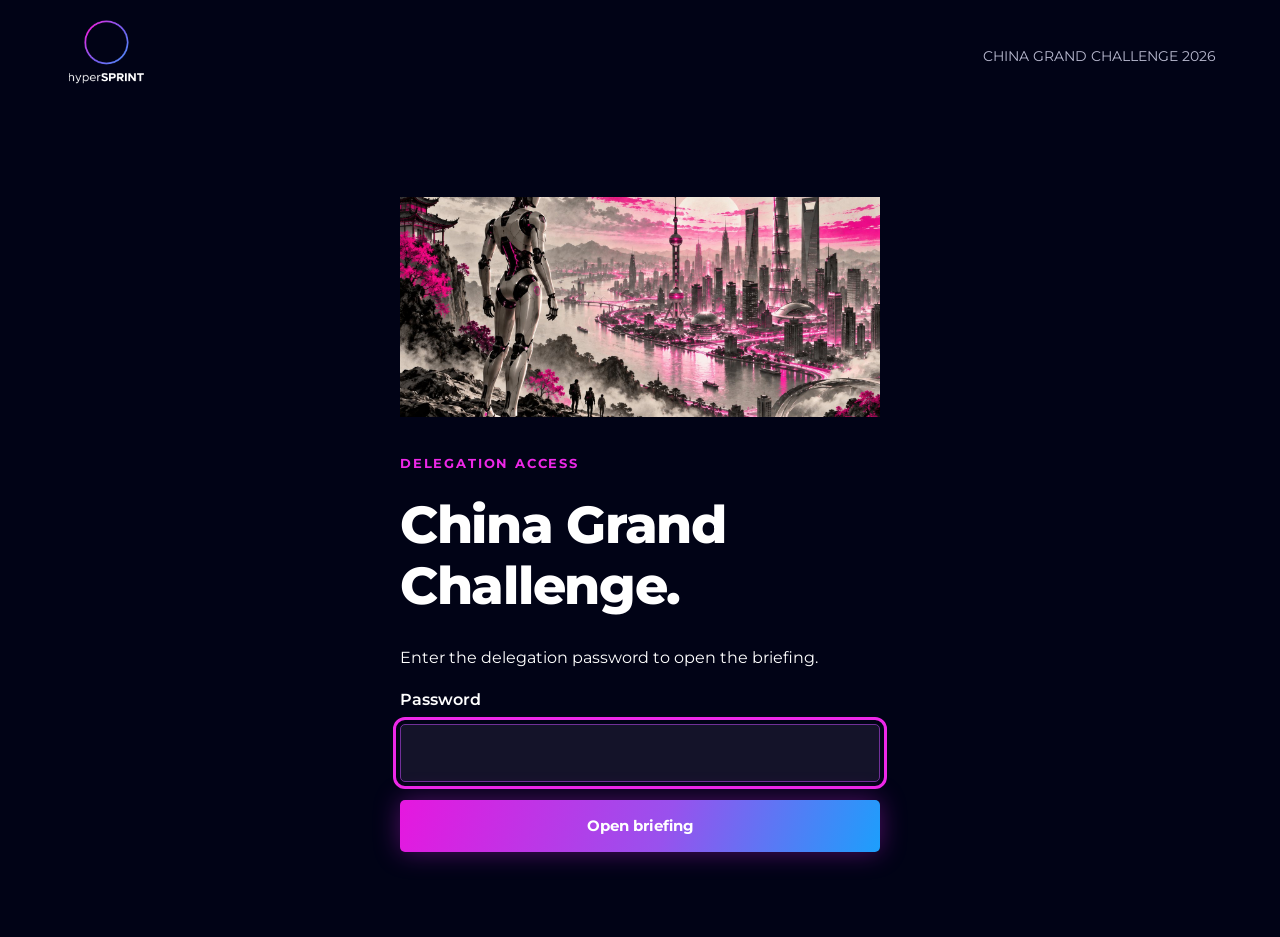
<file: index.html>
<!doctype html><html lang="en"><head><meta charset="utf-8"><meta name="viewport" content="width=device-width,initial-scale=1"><title>Delegation access · hyperSPRINT</title><meta name="description" content="The China Grand Challenge delegation briefing: purpose, people, interactive journey, company profiles and preparation."><meta name="robots" content="noindex,nofollow,noarchive,nosnippet"><link rel="icon" href="data:image/svg+xml,%3Csvg xmlns='http://www.w3.org/2000/svg' viewBox='0 0 32 32'%3E%3Crect width='32' height='32' fill='%23161616'/%3E%3Cpath d='M9 7v18m14-18v18M9 16h14' stroke='%23e6007e' stroke-width='4'/%3E%3C/svg%3E"><meta name="referrer" content="no-referrer"><link rel="stylesheet" href="assets/fonts/fonts.css"><style>
:root{--ink:#ffffff;--paper:#010316;--accent:#ed28e7;--accent-hover:#cb20db;--tint:#18122e;--muted:#b8b9cf;--line:#302344;--surface:#141329;--gradient:linear-gradient(110deg,#e617df 0%,#9951ed 55%,#1c9ffc 100%)}*{box-sizing:border-box}body{margin:0;background:var(--paper);color:var(--ink);font:16px/1.6 Montserrat,Arial,sans-serif}a{color:inherit;text-underline-offset:4px}button,input{font:inherit}button,a{touch-action:manipulation}button{cursor:pointer}button:focus-visible,a:focus-visible,input:focus-visible,summary:focus-visible{outline:3px solid var(--accent);outline-offset:4px}header{height:92px;display:flex;align-items:center;justify-content:space-between;padding:0 5vw;border-bottom:1px solid var(--line)}.logo{font-size:29px;font-weight:900;letter-spacing:-1.8px;text-decoration:none}.logo span{color:var(--accent)}.mast-meta{font-size:14px;color:var(--muted)}.menu-toggle{background:var(--accent);border:1px solid var(--accent);border-radius:50%;width:52px;height:52px;display:grid;place-content:center;gap:5px}.menu-toggle i{display:block;width:20px;height:2px;background:var(--surface)}.menu-panel{position:fixed;inset:0 0 0 auto;width:min(520px,100%);z-index:30;background:var(--paper);color:white;padding:40px;box-shadow:-50vw 0 0 rgba(0,0,0,.5);display:none}.menu-panel.open{display:block}.menu-panel nav{display:grid;margin-top:80px;gap:20px}.menu-panel a{font-size:28px;text-decoration:none;font-weight:700}.close{position:absolute;right:30px;top:25px;background:none;color:inherit;border:0;font-size:32px}.wrap{max-width:1400px;margin:auto;padding:65px 5vw}.eyebrow{text-transform:uppercase;font-size:13px;letter-spacing:.14em;font-weight:700;color:var(--accent)}h1{font-size:clamp(44px,6vw,86px);line-height:1.04;letter-spacing:-.055em;margin:22px 0 28px;font-weight:800}h2{font-size:clamp(28px,3vw,44px);line-height:1.15;letter-spacing:-.03em;margin:45px 0 22px}h3{font-size:22px;line-height:1.25;margin:28px 0 14px}p{max-width:850px}.lead{font-size:20px;line-height:1.65;color:var(--muted);max-width:720px}.hero{display:grid;grid-template-columns:1.08fr 1fr;align-items:center;gap:5vw}.hero img{width:100%;aspect-ratio:1.1;object-fit:cover}.hero-actions{display:flex;flex-wrap:wrap;gap:12px;margin:30px 0}.btn{background:var(--accent);color:white;border:1px solid var(--accent);padding:13px 24px;border-radius:999px;transition:background .2s,transform .2s;display:inline-block;font-weight:600;text-decoration:none;font-size:15px}.btn.accent{background:var(--accent);border-color:var(--accent)}.btn.light{background:transparent;color:var(--accent);border-color:var(--accent)}.btn:hover{background:var(--accent-hover);border-color:var(--accent-hover);transform:translateY(-2px)}.btn.light:hover{background:var(--tint);color:var(--accent-hover)}.stats{display:flex;gap:28px;flex-wrap:wrap;border-top:1px solid var(--line);padding:22px 0;margin-top:25px}.stats strong{display:block;font-size:26px}.stats span{font-size:14px;color:var(--muted)}.tiles{display:grid;grid-template-columns:repeat(3,1fr);gap:20px;margin:35px 0}.tile{text-decoration:none;border:1px solid var(--line);background:var(--surface);transition:transform .2s}.tile:hover{transform:translateY(-5px)}.tile img{display:block;width:100%;height:190px;object-fit:cover}.tile div{padding:24px}.tile h3{margin:0 0 10px}.tile p{font-size:15px;color:var(--muted);margin:0}.tile .num{font-size:13px;color:var(--accent);margin-bottom:10px}.section-hero{display:grid;grid-template-columns:1.2fr .8fr;gap:50px;align-items:center;margin-bottom:40px}.section-hero img{width:100%;height:270px;object-fit:cover}.section-hero h1{font-size:clamp(40px,5vw,70px)}.content{margin:40px 0}.content p{margin:15px 0}.content .bullet{padding-left:25px;position:relative;max-width:1000px}.bullet:before{content:'•';position:absolute;left:2px;color:var(--accent)}.table-scroll{width:100%;overflow-x:auto;border:1px solid var(--line);margin:18px 0 24px}table{border-collapse:collapse;width:100%;font-size:15px;line-height:1.5}th{text-align:left;background:var(--paper);color:white;padding:14px 16px;font-size:14px}td{padding:16px;border-bottom:1px solid var(--line);vertical-align:top;white-space:pre-line}tr:nth-child(even){background:#17152f}table.agenda{min-width:780px}table.agenda th:first-child{width:15%}table.agenda th:nth-child(2){width:15%}table.agenda th:nth-child(3){width:40%}.profile-grid{display:grid;grid-template-columns:repeat(2,1fr);gap:24px}.person{background:var(--surface);border:1px solid var(--line);padding:28px}.person h3{margin:0 0 15px}.person .role{font-size:16px;font-weight:600;white-space:pre-line}.person .expertise{font-size:15px;color:var(--muted)}.contact{font-size:15px;display:grid;gap:6px;border-top:1px solid var(--line);padding-top:16px;margin-top:20px}.company-grid{display:grid;grid-template-columns:repeat(3,1fr);gap:20px}.company-card{padding:28px;border:1px solid var(--line);background:var(--surface)}.company-logo{width:105px;height:42px;object-fit:contain;object-position:left center;margin-bottom:10px}.company-card h3{margin:12px 0}.company-card p{font-size:15px;color:var(--muted)}details.dossier{border-top:1px solid var(--line);margin:30px 0;padding:15px 0}summary{cursor:pointer;font-size:24px;font-weight:700}details .content{padding:10px 0}.map-layout{display:grid;grid-template-columns:1.4fr 1fr;background:var(--surface);border:1px solid var(--line);margin:28px 0 50px}.map-canvas{position:relative;min-width:0;background:radial-gradient(#343352 1px,transparent 1px);background-size:18px 18px;padding:25px}.map-canvas svg{width:100%;height:570px}.route-line{fill:none;stroke:var(--accent);stroke-width:3;stroke-dasharray:8 5}.map-canvas text{font-family:Montserrat,Arial,sans-serif}.map-canvas .label{font-size:16px;font-weight:700}.map-canvas .companylabel{font-size:12px;fill:#b8b9cf}.map-city{cursor:pointer}.map-city circle{fill:var(--ink);stroke:var(--paper);stroke-width:4}.map-city.active circle,.map-city:hover circle{fill:var(--accent)}.map-info{padding:30px;background:var(--surface);border-left:1px solid var(--line);display:flex;flex-direction:column;justify-content:center}.map-info h3{font-size:30px}.route-note{font-size:14px;color:var(--muted)}.map-links{display:flex;gap:10px;flex-wrap:wrap;margin-top:15px}.city-selector{display:flex;flex-wrap:wrap;gap:8px}.city-selector button{border:1px solid var(--accent);border-radius:999px;color:var(--accent);background:var(--surface);padding:8px 14px;font-size:14px}.city-selector button.active{background:var(--accent);color:white}.map-preview{display:grid;grid-template-columns:1fr 1.2fr;background:var(--paper);color:white;padding:32px;gap:30px;text-decoration:none}.map-preview .route-mini{display:flex;align-items:center;gap:10px;flex-wrap:wrap}.route-mini b{font-size:14px;border:1px solid #555;padding:10px}.route-mini i{color:var(--accent);font-size:22px}.apps{display:grid;grid-template-columns:repeat(3,1fr);gap:18px}.app-card{padding:24px;background:var(--surface);border:1px solid var(--line)}.app-icon{height:58px;width:58px;object-fit:cover;border-radius:13px}.app-card h3{margin:15px 0 8px}.store-links{display:flex;gap:8px;flex-wrap:wrap;margin-top:18px}.store-links a{font-size:14px;border:1px solid var(--accent);color:var(--accent);border-radius:999px;padding:7px 14px;text-decoration:none}.app-card p{font-size:15px;color:var(--muted)}.tag{display:inline-block;border-radius:999px;padding:5px 9px;background:var(--tint);font-size:13px;color:var(--muted)}.intro-columns{display:grid;grid-template-columns:repeat(3,1fr);gap:35px;border-top:1px solid var(--line);padding-top:30px;margin-top:55px}.intro-columns h3{margin-top:0}.intro-columns p{font-size:16px;color:var(--muted)}.login{max-width:560px;margin:5vh auto;padding:40px}.login h1{font-size:52px}.login input{width:100%;padding:15px;border:1px solid #888;background:var(--surface);margin:12px 0 18px}.login .btn{width:100%}.login label{font-weight:600}.error{color:#b12918}.login-art{width:100%;height:220px;object-fit:cover}.footer{padding:35px 5vw;background:var(--paper);color:white;display:flex;justify-content:space-between;gap:25px;font-size:14px}.footer a{color:#eee}.logout{background:transparent;border-radius:999px;border:1px solid var(--accent);color:white;padding:5px 12px}.agenda-day{scroll-margin-top:20px}.subnav{display:flex;gap:15px;flex-wrap:wrap;margin:20px 0;font-size:14px}.subnav a{padding:8px 0}.source-link{font-size:13px;color:var(--muted)}@media(max-width:850px){header{height:78px}.mast-meta{display:none}.wrap{padding:40px 6vw}.hero,.section-hero,.map-layout,.map-preview{grid-template-columns:1fr}.hero{gap:25px}.hero img{height:300px;aspect-ratio:auto}.tiles,.company-grid,.apps{grid-template-columns:repeat(2,1fr)}.profile-grid{grid-template-columns:1fr}.map-info{border-left:0;border-top:1px solid var(--line)}.map-canvas svg{height:480px}.section-hero{gap:20px}.section-hero img{height:220px}.intro-columns{grid-template-columns:1fr;gap:15px}.footer{flex-direction:column}.login{padding:25px}.stats{gap:20px}}@media(max-width:480px){.tiles,.company-grid,.apps{grid-template-columns:1fr}.tile img{height:210px}.logo{font-size:26px}.map-canvas{padding:10px}.map-canvas svg{height:440px}.map-info{padding:22px}.person{padding:22px}.lead{font-size:18px}h1{font-size:48px}.login h1{font-size:42px}.hero-actions .btn{flex:1;text-align:center}}@media(prefers-reduced-motion:reduce){*{transition:none!important;scroll-behavior:auto!important}}

/* Brand treatment drawn from the supplied hyperSPRINT reference screenshots. */
header{height:112px;border-bottom:0}.logo{display:inline-flex;align-items:center;line-height:1}.brand-crop{display:block;position:relative;overflow:hidden;width:100px;height:85px}.brand-crop img{position:absolute;width:2048px!important;height:1258px!important;max-width:none!important;left:-161px;top:-177px;object-fit:fill!important}.footer .brand-crop{transform:scale(.8);transform-origin:left center}
.btn,.btn.accent{background:var(--gradient);border:0;border-radius:5px;box-shadow:0 0 26px #d220e760;color:white;font-weight:700;padding:14px 25px}.btn:hover,.btn.accent:hover{background:var(--gradient);box-shadow:0 0 35px #d220e790;filter:brightness(1.1)}.btn.light{background:transparent;border:1px solid #ae45e8;box-shadow:none;color:white}.btn.light:hover{background:#251236;color:white}
.menu-toggle{background:none;border:0;border-radius:0;width:48px;gap:8px}.menu-toggle i{width:32px;height:1px;background:#adaab9}.menu-panel{background:#101126}.menu-panel a:hover{color:var(--accent)}
.wrap{padding-top:70px;padding-bottom:80px}h1{font-weight:800;letter-spacing:-.025em;line-height:1.17}h2{font-weight:800;letter-spacing:-.015em}.eyebrow{color:#ed28e7}.tile,.person,.company-card,.app-card{border-radius:6px;background:var(--surface);border-color:#713098}.tile:hover{border-color:#ed28e7;box-shadow:0 0 20px #d220e724}.tile h3{color:white}.hero img,.section-hero img{border-radius:8px}.intro-columns{border-color:var(--line)}th{background:#251236}td{color:#ebebf4}.map-preview{background:var(--surface);border:1px solid #713098;border-radius:6px}.map-city circle{fill:#239af6;stroke:#010316}.map-city.active circle,.map-city:hover circle{fill:#ed28e7}.map-info{background:#141329}.city-selector button{background:#141329;border-color:#713098;color:white;border-radius:5px}.city-selector button.active{background:var(--gradient)}.store-links a{border-radius:5px;border-color:#713098;color:white}.store-links a:hover{background:var(--gradient)}.map-links .btn{box-shadow:none}.tag{color:#e3c4f1;border-radius:4px}.login input{color:white;border-color:#713098;border-radius:5px}.source-link{color:#b8b9cf}.footer{background:#010316;border-top:1px solid var(--line)}.logout{border-radius:5px;border-color:#713098}.error{color:#ff8acb}
@media(max-width:850px){header{height:95px}.wrap{padding-top:40px}.hero img{height:300px}h1{line-height:1.12}.brand-crop{transform:scale(.85);transform-origin:left center}.menu-toggle{width:40px}}

.map-canvas text{fill:#fff}.map-canvas .companylabel{fill:#b8b9cf}.company-logo{background:white;border-radius:4px;padding:4px}.map-layout{border-radius:6px;overflow:hidden}

.update-banner{margin:0 5vw;padding:14px 18px;border:1px solid #713098;background:#141329;border-radius:6px;display:flex;flex-wrap:wrap;gap:8px 24px;font-size:14px}.update-banner time{font-weight:700}.update-banner span{color:#e6bef6}.map-date{font-size:14px;font-weight:600;fill:#e6bef6!important}@media(max-width:850px){.update-banner{margin:0 6vw;font-size:14px;gap:6px}.update-banner time,.update-banner>span{display:block;width:100%}}

#hotels{margin:55px 0;scroll-margin-top:20px}.hotel-downloads{display:flex;flex-wrap:wrap;gap:12px;margin:24px 0 35px}.hotel-downloads .btn{font-size:14px}#hotels ul{padding-left:24px}#hotels li{margin:12px 0}@media(max-width:480px){.hotel-downloads{display:grid}.hotel-downloads .btn{text-align:left;width:100%}}

.calendar-panel{border:1px solid #713098;border-radius:6px;background:var(--surface);padding:28px;margin:0 0 48px}.calendar-panel h2{margin:12px 0 18px}.calendar-actions{display:flex;flex-wrap:wrap;gap:12px;margin:20px 0}.calendar-panel summary{font-size:16px}.calendar-panel input{display:block;width:100%;padding:12px;background:var(--paper);color:white;border:1px solid var(--line);border-radius:5px;margin:10px 0;font-size:14px}.calendar-panel label{font-size:14px}.calendar-panel p{max-width:1000px}@media(max-width:480px){.calendar-panel{padding:20px}.calendar-actions{display:grid}.calendar-actions .btn{text-align:center}}

.invitation-card{display:flex;align-items:center;gap:28px;padding:24px;border:1px solid #713098;border-radius:6px;background:var(--surface);margin:0 0 48px;scroll-margin-top:20px}.invitation-thumbnail{display:block;flex:0 0 110px;line-height:0}.invitation-thumbnail img{display:block;width:110px;height:auto;border-radius:3px;box-shadow:0 5px 20px #0006}.invitation-card h2{margin:10px 0}.invitation-card p{margin:12px 0 20px}.invitation-card .btn{font-size:14px}@media(max-width:480px){.invitation-card{gap:18px;padding:18px;align-items:flex-start}.invitation-thumbnail{flex-basis:74px}.invitation-thumbnail img{width:74px}.invitation-card h2{font-size:24px}.invitation-card .btn{display:inline-block;padding:12px;line-height:1.4}.invitation-card p{font-size:14px}}
</style><style>html.gc-auto body{visibility:hidden}[hidden]{display:none!important}</style><script>try{if(sessionStorage.getItem("gc26k"))document.documentElement.className="gc-auto"}catch(e){}</script></head><body><header><a class="logo" href="index.html"><span class="brand-crop"><img src="assets/hypersprint-reference.png" alt="hyperSPRINT"></span></a><span class="mast-meta">CHINA GRAND CHALLENGE 2026</span></header><main class="login"><img class="login-art" src="assets/home.jpg" alt="Humanoid robotics in China"><div class="eyebrow" style="margin-top:28px">DELEGATION ACCESS</div><h1>China Grand<br>Challenge.</h1><p>Enter the delegation password to open the briefing.</p><form id="gc-form" action="#" method="post"><label for="password">Password</label><input id="password" name="password" type="password" autocomplete="current-password" required autofocus><p class="error" role="alert" id="gc-err" hidden>That password did not match. Please try again.</p><button class="btn accent" id="gc-btn">Open briefing</button></form></main><script id="gc-payload" type="application/octet-stream">5jlS2fOI0HsPWw/iFqyc8I5EuVsRawtuio/oA0sBq4guHroxCfuf0ncEYuFqvs261+4j2k+20nGoS9hajTUNJYzrNWZWEqKbRu+8LDQlTbv81sY+mZy7uq3pv5gf7rQT9aeNUTKRX4IpKZ/2oid1AqGvX/JGJKcfO2eWwaZRBRft3JEhRsPErGFO4iLW0f2lhTo/pW2kBsff8aZ4xwDh6R2KKXNJWZcO6rLrdkSW5tnNJpazNtK2cb4B8ViVpL1BnczZV7lWJHxtZeaL/[base64]/G7i5bO7RIb/iuOx4a9v5tdJ2yHPQpsS0e20Ek0CV1Xuzhg5+m0JNvAsxEH9DU3Kg1L1dPuuaMynEjGRAS1ofbc36NLlRWbKSJ2KQDBGy41kR7emAoEbpM7zPfJub7csDQg2lkVOaNFfQ8o05E92OLWFCYOSKwyYmgGPqUzC1qQIOrZLPRekEBA3/ux9qrgGgxtprZAwYsh5alRa8TUZMavp9A7VVyTMLIb0lYKVqqurFqjNS5UywSpRFf3nrCFOuUxQ5rzI5WrvCwi47rHOcffp8AgFVOcWNnM96NdF5/gbp22SIwYSFySG2rZ+gpL5gDaK7ElI2Fi+zMqxJtlQdIDUFiOKOZV0C1aWfj5T1o8xWXoS/tiRkauLhKIfW/vH7wiQEwVnyxNZ2tY/mhTl+Y8+u5ZVC2E37YsA899c9mfySR9kM+IEiUGGh9sR6O3aPnjVs2PLipXUGVjgQPztkf1/DKJm/aVQ80EoriaWNstjdaFzx9ro+UKBApCo/FTai7pHzSCT7whgfXpkW3rOrKGD6um4pdrB7bgG+rWu2q5opmNhNg+KiqTB6pTtvuzq/[base64]/8jSQovFpbMBT8QrsAs27JDywfJrwyz8mPiDUwYjWkmSRIFRwjrUts42+e84+GxHxSwH2Dw+6+RSyJrLjAqa82iO8R0jSNv/LikL1Ii731RFs4bdmlnaTtZQN7dgtlHI4NVGNeHtidzPvc4Zp2OhjmZncIVpjNLJaExv22wjEuP8rQjL7NY8js+DS2QjDDjcsN20L8N3BhFob9C+w/KYY4YmbC5M6W5O2yOvke370OLA+2G3iF2OM9oxpjw54dxK1qAggayWO16m8Mo0uYKz6wRTbRZklfSdYUOE+LyXg01V1J0gx3BV817IInEIMRI8lysBRMw68aKc+G15urbyIDdObKaejCGKX58U40EINBruHyu86lK8aq8IxRDw/BF1XsyhAfzG1IkVlVxdpUXTZ6xRcha9Mh/OE9aoJc8T/Q113PD1Sak8+7lzlPNw2iequaJTe1p854GNtNK5sWZNS2B290zItWai3RBFn4fah+pOJHwz7KPaRfftDGS6QPFlWMe9+VWFm/TscFQO7HJB0o5LthdGo+Ar/L5+2snG/ZYYtVKDTs1ekDS4v1zyOVRbV9D+y6pyx5YEYC6QON/8VKxyyho1N01LiHPIwNgDe+66cl5ryj2QmTyPvY4ETmB25+kjsTgTadtazE4zki+fPhSaQgKE5Tb497Se9jpVWZ4JkZUlHibFKqXvcfKDhxuc9/wWdIDzXRMXgoon5dp7YPM0pnx3A6WJT11oGUcNjZh1/23Ds9GIyhl4ik1Yz2QERp6GGG6z+zxB885cSU8T5heXWIQTe7AxNwAAFnNenQ8fprCo1P9tjILY/[base64]/QShi5EHOM5a5pQWn2N+LmjaQYZvlWufw07OFb7nIS2ebGjXPz4W6wPVmqJW/PJoM/lD2kyzr2/qUxCekSnSS2fpzHL9MQvzL/3Hmb9hoadVejvvc/ZSlFEeL/G3egnS/ypGCsfXHB+PNDrw6f6q0v/eST8vbuztrvfQpCZo9I9chKWgnm3X5f2biCF6/wHe9qQRzmDhejcsDKD+x03tpsfVCZxisb/jxQbVa8FDFMGWaOJP1Ezg/KSlJfST99WL2GfqrBXkgMrNqNX4nz6WWwyynC0tqimoqEugM3QW38ViUhZLP4/1GjhbQ8XK9YHFqNnbetuyEHE9RmP8x+1loQXHs6qbcka0fIBhXCoPpwxx8rC19qtGnciqnGnqUUFFk0KoDKcGPD5ZlHYwOeDO55z68KrCKR1jBy3K2EGWHULRm4FFuDvpVERDhRuSpQNbrk+dVhnk111b5PmsWYZyaWZxNGGJwRRsky21xuBnc7aSG/nSy4P5Bpu1mOJdpPwFshIfbZMbOssCVWGG6FA2QPaYqhRw1B/YWorBBcvmSEvL7yflh6I4Y5io4tuPwH2oc61sC1D8nlTVrnCBxM2EkHZ8G0RQdynTUV9kbOnupjvEc2Pi0+at8NnmtsZNJ1HaaEHSdHmnQIN92OUCG5Qhr1uKzoUwujxfSzo/1ht9BFWkX6tFw7w8NKCaz4Fb3cuaud8jDSDSG4i7sLPQBGzSmG17NSEviya27Yi106roTc0SzB4ZKG5R6zeRPZkm4/YIDXSET8NZoeGrJMT9dMa1pjQKA6o2pHvRI9ip8d3qo8JKjVJCRnVcj6wBonnlN7sXpL+hujddudzBO8qLnpgfhPd1xZau2LA+knrGpokKKPnb7Yosx/VzZjkE2PPuOoSrKe402a+eKXYncXuHf+xUMw9ab/pkg0SP+JoFkvQ2M1P2qBU54G136dpQjIzThQh5IDQgtxXmxRRg6XiYCKaAhxURGNbLjzI24EReaSCxzU67f9Ff73TPpWv9dNN0a0eTkTQ477Grqli07uywIl7KZ8eQsN3I8MJ59eq92qcUdUv/N0N/yG4dKApLUGlIFJJi3/gEplaoqb0AjogAINfNgFdsF7g9GXYDDr/5zQScugVEraIYLzt8sWFFZsCQZqsBOqD6+22D95w9aRGQMsqKRpDYcyqzWJVUGbewck7IozYI4Ylq9Hm8NZpfK4S+V3I6ysykV1h2BY/CXZT33myvMu/m/2DfKU9zsVxzJjLAI9mjfoH6hNQNduaZ9ByAsbqg/vlDSqJ769Rw6pMMbP1sAtp1DAjtOEfuQULdzweblSB9oaAoKE79GMKe6F7Si+UU6eMBvG82Xm+oKV4Wr8LrSaqv8kIsB/5Y3bgdI/F6mbcMPICSbgM+x8SAWgANsl2PnsCV05ER3zXPYkaJzv6/SoxvcjglBCSYXXiPLtTOfpElCitLKoCyYZwDzFme0GcPtMLFpXNMK1eeVL7+Cf8fmUB8143Ig/xOiqtWwqtFc0WfmAfWhMiVlK+U6GbljrEZkMvZd2VHX19jF82YtzmyVMYLhNM8297yNVjw1Un/cJexVFul/LDbkatWLxrwsVy7EDRc22ZPXb3TVVTeLCErAGPSiwoVH5oIxCWBAtoN8EdDNCdCL/tRMPlJRPF6QMsMj5mb10TmP0LPYyFfuaMVdWm5V1j+Z6yFW/uPx4cwqphFWC+MGa8Ny6940z4QY7rdxNXE6/zmiBMV06iKXjDDlJ3kN5ibDLr8v9l+HByzcRdNdwE951syXeRNv5tS5Ptylai9GBhclXPkNcvvSKTA0LIdszhfBC5Zy2JSAR5EOmrVJcpIbmDe5Ip2qht4TiVXW6Z/Uimgus2QcTnm0uhHFnI4KaJ7u0o82Zlnp9ZTM3NgcgCie/A/ZWPl2ZluFfwPNReadLkH9Cy6rU4J1c4ulMhrcNvdBtGpehF+/pS+B//8ljhWC7zqWV7yAvvhScjiW7PjTr9/F0p1PtxP47oyDa/q2KnLYugrBP/12b7n84QWKNjfpHT0IrPJ4W65u6k8iVo7E7EHVkLhvIFoSXzquL37uruGZ9o0AbnZMVSgKAglNGNDEPQCV9pwiU6peHNyHvZckz7Ci+2VXmO8EzQKlBiswKP0pOOSwUlCK+iNYnU4u7iEOeP/UWfu/eHphJKVn7+DrnZCr8zxo/ysuzdnj2Zaoq2Rk0AQjK4xo7unfYxwUFz4sVS+BDTUhp138SoEcdTUMLkAVkOHx3IWoM1tyzjCT5CnRMoL2lyyepGGS8vg+Ds/34on+0wSy+aZp34EnWaYqJQasK4le+FrJq1OXO/A1LOwDcEw+/SVigfblLFarAvj2db+AlkQ7Zdy+4l0Rn7zHNA1lFx//zN7VXZ68NTKAR6e6xMFKkTcx/sCrp1wqWodPB0EyYkP2kNfT0knN8/bvzLNfmL85KqakciZ/prHTTV/n5TrKLe2szR8fJg2ESKyqm0IN0Toz/0rx22EgVFMf/vIJfCkY4d/4z31f0JvHmMdqP7kyU2rqQeIxevIx8bUf1mZa1rsnlQrmv1jzI5g3Zfkxi2xZUCxHZrkVAycT/g9GASAZkCDv8bl9a0NC0kfhNT13jo7FvFNygbGrN06LPToF124bPDPvGJTrBTdt6In2np0nWy2TrYiNp/u/T7PqbP7tZs3KSrIpvPstLtbXGzTCJDBS5Bnc4bH40tmo1z+Bf/Lx4/w39sEaPjXA/TN1kTn7mdbDiJ47rpVwE9MQmC5EIGkaj0qISng6ICOpSuXO1+qzsJWbMkmEZE+xvuXoKpw+YQq1sXQB/eW/tysYb1JLFOnX/LBzdzMJGLwk9Y+4dGjM+9Pr7LqrtvRguMhjgc6zaC6wB0yZCZ6dJoRhmf0S1xOufB25eLf5lKn7m3A+uNlpBPYoRFwajBiHIlVf7VVgOs5iXXQDn8v0fPTdUzo2cW1ytooYBKX58ZcpXl4vtvUmWh8I9v2ghY/sguQEdg9PadoYtIFJ20RS8ndrsRBUPRj5kX7QQ3Oblfh+562pSCzvquKrLUupgb/zK/IvM/8pZcJwuS2979U1Pz7kly2j0M71kk//lX6kjPq/[base64]/d6Hzw3aKLzmR+zeAjIOiZvnuHjM31qX/I6O7gWIcpCSyNGIsPaY7K7TRSqGcHnerPiUCu6s7YMwstgi0bQkT00BNU6Y8G4DCD+euzu36Fl4aEG1mTpke464+KfEAyktdTnn2TFcV/M+kviHPGqjC54plfMJVHsOoE2g/2RJ8blLpE2ZrzVbgbaQYSYGkePiUlwOvPBE4JqO6gNfmx/d82DcwFcHxGMiYVvSHKI1s8oHGh0hJnKXZzH2KXnSPu5vhj477GX1QbiyGcskpkxqcSzPls+ihbAlDjl62cMq3y6zDpx65cOimdOn+jV3HJ8GT0lua2BiMqEsTjUrzw7FOOFyTrw3XAnl8vPtFFsUu8jRxUS+IKk3iUTmuiUPwjp0my6RolR82xlwesa8i4gEXtB/73mf/NdK9XQln5fLBLZiCGsEBW1uhJbvNrs7kbwW3UnyGHcZ66bGAUpceLhS+L9DBh7TqvNmT4gf0tZXkkA5e1ecWm0DZnZ1FLaP105t3OAmpF6jxiwQsKhJl4j/EAy+Ab4gLDlOSA7M2TXiom63sNouoTvdfB314yWXaKNzoVQpKb69huD9EfjEsADjRd2FiCY5BchNdBI7Qt3o163uE1K3QpvzVw5RYpNmwJCMcO2hTB2p/T1XNft8A5Gxl/[base64]/psNbnpYTMBSioVb1039Q1wb6Uu5KtFJXpo42KjAVrXI2hhKCmBTZKUXF0s0R5cQvbW9KzJiER8lPC8PwS7HykxuSNdYIVyrwO4KRk8LLdj7bYauWj6cWpdN6fYqh4wKKDFczlgshBC/SS8b0hebzz7Yf98ab0U+ORof8eCKy3QzGHnMaAWIQS7bVsS9ONuwcdj9SGCr1tUYKAOtvpo54bJS1vuvJE9Xu49hBxWKaNpaDYM5o2/2SUFIebsg1RaOJsFynKqDz5XOzl0MPZAkVEp9jD+fyYQNkNcI41WvUddKL+E9xZl+W/P4btW7Zr3peWIIODbhzuay3L2ZMVK4otqusXosWYpQs0jwBmGadwSFdxawKee6up0s8XP/Poz+DUeoT2mZBJhTAZsSubq6bdqn8b7YhAqoiP+XY6na60281uFjDExW6mGEasnQPlvrW8GJGGLtRvSZLusP2Wb2yWOXoz6uuoap9W134DHIX4ms6/XhUQjKvxXhbD70YONYBNMKLM+ebossu8GCUotIS38WpjuFXebd/SXGdTPmdHlxpkMT5lOpehpbdoSzVUZHC1/FJ3M+fkYUXg2OMKTsfKPLaLSqGtAYXfSbIdv0zLWqiJJvHRs6Od7jyqRC1cPx19l6D6Er9B+XHL5ARVXi4Xu/e36hdeP1B8WOXpomLjJbo36O1hBLS+lvddjM3vVqgbIZwKWb8qXAreN/aOlyvYKpsYHmaUuzJHnD8Cg4/fPp348CzLhqeu10sjLT4KwgUMoevH5yaPqn1VWoBC/wg0WPvbzWFJGZSwfnod9UNhvzAk71PRnhkNEc7JanVjSZZhIC09MIis8l52nbsQiSiRmEurQo4VKxAIyz8OcS6fK2iNTCS4Bpu1nRXPNrfPZldYEBxbrsU0rjBMvU/[base64]/niIxKUAKuKOfoV84kvuQmbJGDD2ZA7Ax0jx9ZYPWDzrsbBui6dEQbCdaDMRtsK8ZqbovIS7jYTJtsshVlGMkuY8tjMvl8sujyg6HpCCtv6T4RindASX7iODjtoZQYYm00BstLeLnGASGRFI8K+QuDj4U8b8Mccvp/3VdOz4tG/HPakiDBbHkxsK5J0axg2PhDBa15ZD21o3xZYU3LMySIiSxpUnDYi+4F1rwoWD4FvXFBcG/bP+pbBOYUlKU4vhnRNnanWoJK4/EiZ82aSPv0tjZmq/bDAYnJ3EpssunZ7WZTzUXrquPB2F2MJid/jurEv8HNAG5eM61Ol0vtyc4EAW2p5iG5kXU5CvohBZslM650fhp0rK5XJy5DXvsYHHctF810l2t4FMd1NjJuzr2gijZILxDMFtdV2sW5QGZEuitnV4o4zTHRQQk42rr7yC/QrGJWxH+nwsFUcOXt87GstrdELzRlux3Aaard89L1f7nHzPheM9PzRo2TbInhAGQp2vbOtI+uN/vhZaT/[base64]/danvUVD6UYnax2IEUX2O6JMHF4GlF+p+SkSBjjnHcVhpcC+39SX1aX3ZOkQWymrPpsErRDWR6fuNOLp1HKA/9w4bsKe+Awb1dkO7Qo1ENCGs6o6/lJHUlNg+hVDQrjhb5dqB58x9w1nUyXDp2GzdBFUfspWJha82LIUNT/VyGHVjgKn83TQx4tTmC0oWABTOI3mCOYAbqZxaDV9dGmmOeaMASJ6jYOmHqeii6l2cTmR0hX7But/qkF2dvwlGuAWnMuzbjUi+rA0BfUB8hPbz6fMXTplmZ76fYQ9vVbcb0NiMkOpVH0BHPa5lHkZwm8oaQwQrPQGZ6lXiYb9uVk59wlZQe0k0ylT3N/7Ead9yZxlBxbBNnaV2erW4zEWufcHkyul/D1DfIPzmrp7joSBYL5Kz1f6znJ2hJJh391ABo+ulsvf8XqwPD5I0jcsKiGh0d9IZVtWWFXZa3F98vUd6AZKk+9j7j5UPTuwLW0AlhihQkk/ygR+P2ivYlJYuR67UfE16fLMD1LUs1YoHyxBjdB13D/NLSqd/s8lWrtOodx6fEFiDuBjSHKOCXmoa6koAvdaRF+hGqIrTsJl/Eb7pwkpBMNyZ1hE1WHkLs0ikd3iIXVx0BImEBbS+ylQixBbAjsEUXfjHRST7qxe4ybX92BpFbHHM7Fu6bnElJ2szABpsYBZ+lwL84HupqAzZ4d5ZZIDKEcTefel/Y0GG9xZ9unyWKE8q2s9LnmchV2/HHXjGNYI22SmRG8BSCpFAOznuK++nRHC/ySibWc0qmEEg4OwD29jNSJpRX3XyQbVK24Aye49EWi6RufLg9mKTdLCpynwTQqjGKuePKIw/rJjB9EU/wJu5YBHum7FPf96Vkk8+Je7IZ7c5r3Sngr7+1ZoH9RUwGgSr4Jc+4Y498SsWXtKIKsj6TMkUSWAabWNLEPhlfKUKIMxuyIcFu/k8YYYTSHXaRUf47h4Bt3fsulXP1NpvG1VmbO9fwIwXQeRXwTkSxbEzsjOux9IiMdZ/fsh3aaYxjC+iI6lcD01XgIeJe5/43NHDcrJTl7YEiYc0hdiLufoBKc0WFunDL5Qt+q0fPVJTu325O8Adqa1tswON60BcfbeWao53/6Z5NE3ZvcyWk4Dv9lEQB2E8v76/GofPNR2BRIcrzQdW+FYygd/HGlf5vDTUjIUOjW02dTIVPwnIhuulqNHF70HCtUZh4nv1ifmKDQ9OWgdwcQpL97a/olYnC2JqHUJq3hLMI6Oh38i082Rzz4mIAV74i/7GPivpk2PQhE1zC80W6qOKfj8RWeQNFsBVGRGPc9rFt8vGlmzhKmtsdcKI/PSx+mciKFIkmCtvAsaaMxEe4rpZoQhjPstadFm6G9ByDz+ZWbv5z0mGUVXqS8eYiFN4cNZb/xBHcZz8VO1f+sixQ8OkilP6zFQKqW0nA8XlfoEriPtGLhrCLeMWs9B6Z41VTJVCdzL+1THp78dgzcGyA13RJn6ieAJOaUyj6gXGFB2Xz0G4icWEdNJhuybNVM4XMb+a4E0J462EkA84JgSePotEQnA5MBD1Po1c3q/FhVTipIn0zhDJDb/gbi79ZQe8+qro+5HSsBe5gonZvX/BUyMfnGhxo6aVSkUK0yr5FL+qrmIWYWrfPzvkFq7diLrJJST3jih2t2iHm91P9tiFQ8MMfO4f3Islx2I3BCs1h6l/ilZMdon/A/0/u+GTGsRq6dksKxHbY1XCj4SCDNyGPxhgCvuSD8mhtHvTkBYBogmAN0wGRi/Y7aoOnurib6zE8Vw24kmen2c+iwQGlIoTrCRO5RrydvIPnpEsE6FFMFx0HZUGA7LoSZTZD/b0WwYKBDtgIbHVe4MI6f6TxkQcmZsmDJDsOtkAkRvZ2zDu3s5WOVEAN8phkPW4uwYzvSc8k1/c/[base64]/vSAebivOkhYz8bp/XV73eD7i5iXPGqzIXMe2OcNTN4qdtdqn+g7u8WSRwg6eizhZ8YveaLAeJhVDAgwokFZHcjTejSRDZMxj/RQ2GxHAvSQmPfe26CdCFCGftCtRdiZWWAITkwE1MANDiPsb4eoD5KITby+VjhL33a/2/ZB/dyzfkyti/jeDMr5tVT8/1ibPD/9NwhPSHBz2zI7BfrZKmBbwpCd3ot2d+BjTDs1PKzJQXrLJSHsA6XFqOVQpP5bQqWdVrfAV65rQPqwHiTkLBQfMjSDXiQzPjnLmEjpJ+eY8V/++m/n37OIc5wSfaLXGiaID7ci2boU0qXZ8MeeDsqm/NBKemPemdg2TNCxu22Z9E4Z57LRfe2bxoPjYZG2ZW/i9fMWZMmOk+T8beKjDJ5zLVEIyS9MQ7T2cdhj74MiUiGRNFHZj47cM3h4FSgbHMsZDKmtvD8vsykgyEeKKWqLFloXL8pTnS8Na7BbCrC6qSg6UYPH8dpYloHbf/1FgWikfQ8pTCrkxQoDePahUuFaW3jpGZ9BAE1Z5hqgqK0v2/DPM15q7NeQoiO9A5baxyw+e21dfmyfotG+RURwe76nVy6fNtW5MHHxZ7ZLNdKfZM2+dEc2qWccOGZCnfuEpcRg6N3RKO6NHoStJ9sqBsXWyBRTSFiCH/KyDeKzF0TvzKQ8OJJEbcZyM1tUMLcr0pGrezN+nflitDor5Tplz5BfaUWR/t6NELAPGY//IIJLyWiB4782hPnATkwcD4MGrZ8EtR4VKxSsO/[base64]/9ZLw84xoxmKJg5Ez3BCNYyorMzG2dItEgAo+QXauKm2RysdR5RehnytvZI4WVWjhOiJK62XGP6wjWbNG5rY1dRaPPpGL+EjzpFUgt6P+yx7qpaoI3YtoSnf1kYzNTs+JeAPJIL1NceD34BPcN5As/cOwlW2LzbP59zK1Ln1udym785RMO/zA62ajKiQG0VbKTII3JNdX5TwAVQ3pel4ei4/cCv8i2Cw6EecfNpAFPaJhwvG6LclS8uzp2u6lsQjoat26+agcHv/73P6hM7SIIDEfTV8dKD7YcYLsZyXKGTDjCyNCJI9T/NyWYd9Y9B75fCG1A6DStN1MTs9vVP7icndqKoRTtZzURjWvz5WDBdlZZdcnJeaAOM8gsmZY34Dz6OeVlza9ChyA/pCvhelgkUEwYgA/MjJQcV269r98OxbBgdM84mgNIi4Hc52U1FUHihoGr2VDWgqkJVIrGoPaPCTsfwXinVnX8l5XsEBelx1W39JCyF5Hq66n3RGyzR9fjFPiMYqN0jMPLT5dyoOq5aYOH5My63xWbxqNT68tHaSvJFSQjLH/uO2rqXywksF5f6dnvJ0aXSSUdQOKbDqzzti+4quA1JVtJRKaVggO5jOjENSrLNxybnY1ktmtxSnoc/fogdVnx01ARWEQHbYd4wqcLLa/kcdXZ+ZVs6nUy6RtkHLrTP3kYKxCggJvkhCFJyLmnQpX+/doSEbOdI7o9pmh4tmhr5ZaUmYC96/[base64]/x+hXzO+SPpest+ePwPkBDOQqL2kfwPy7KIwHPCWZ3wGe0+utTKiXSI6lFhxSSppkZxvPC3c3svpw3S49zh/HrKkRt/9qpnI0xTvANTYazXqpwgXR6cjmU5K7zBscgQyKQRaNlYjoGEXZG2fPP1JGXoT0rHPcueU9zuFgKkyjbrGqnJSsO0W/kSMbM5SQ3rhCWeHZKlmWuG5QymMwlRdO+AGEn9YINPR5oH0vASLzw+cxrr6XWqsSmyRlwvmFesThzVlGJDcWIljNu72T57QgqZNaukFTy0L1XGs7Sz+KmctnMTWDsjsZlo+9O7qZT3MHQBnV9x5dI5EFlUH8Xc8+eL8Zw/BiIeM6tGS1/TLoayVDhRFu87rILcD8Cw76CREHZVMMidsRyzTBWuKuK89yu3iRfq1KOKMckMcpgOho2IDxI+9il47YHf+T0l3BjZ9vhWJpme2e4MuwqQPuc8r+5nebir59PYNoxgwBKvQmDRzl5c6vYengwXpZfWdNYqUYyZ3lEL/R/Y+62lkbBDjDwzy2bf0rbA0xrW9PO5znsVlNb4Li0WQVUKrb13hf/Q5vCWsWfmK1GIEkAUQ5H4KbRbevho4RQmhNauKneSeCaXLMJnwgxcqbHE8lQEtBTg81rvcY2sjbQXN2UQmFjK6pIe9bNN+JJg1bnrdEsAUikUJIVmxDSu1K5zwxsqeokZ3l4+ecBzhb08ytc1dy1//[base64]/7iQP/FOjP+KOkIKmyFIElYlYCHJzDGfoLF9OhagoLL+lZ3xsolqLADY0kdFdAwZpI7kcXbubT+FGn2bwYHSSQ4dh7yRBUFFvHPiilrV4+nJRaZ+p/rhW/2TuRBixJo6zJIc3fnFGwVr44+5NbFH0hfibxbh+WnkZdwlnAdWtw9GZprpODl1usdZ6irz+ORxOeXQ1oBeLCc3YG9zipuWUh2210Xx/m3LwlLQhEW88Js50tL/yUaKOKCNsUCeY77ccGcRWFvexLldi0inaxWAoRqFNzfPqoZOkZYtRCgyfxFNR4u6L8srByJh2yOwdf3LUqeN8Z5nM8TzwasMfbs3I63xZ3378tAPOHZ6fkIepCDros7nt8ovSNh6PJ/ULpKk+NLTIFuf1Jd1YQUwL/0+AojH07k6DFh5lR4Qj8J5G8CGIZKsP2Qk3aQsKVGpbw+faFrZVggBHuBDFyxZs0+rfGPBxe0sXLQI6GEqZ2IowodLwWO/lhT/CEoYxWRNdyqrgu0eN1gKslVqXeONwWbE5892CYnNI5JoQxfRYAcrwa3SksKNL6LVwfIvJ/g2EiCG8KF/Ph/svLx0JsCQmuu46F0K0Vzsfpf0DwdvtDh7AQ4E9ZRvHw+tTuIj6bRZ34jWecrL/N4o/x5O4/NXZtWZBPMYPDYjMLSkxoBBAScjHD6Usq7Kcqo7TMtLwBcCnH4VQ0hMka6yFS4L49M+DkKT3qox9Kd7uFbLCFlVdOqV9s08ag9ZU3kvYfZ9LySH1YlVKzTuGFGL/CuMdqJHuJ2Loys79eE+aoyhKTAjf2BKLGtd16RR1IEXaYxTipQmnbC7A7HBAfVXBLGBf6Laybn4i4Df7vd0jQm5dv3xmb5HBhW+LetFQAixT2FS8w22UZROs7KLQv66RnEzxvbrWjrZCe6Z/wuXg8nbGTt4AMA5z0EnlPILOTuVkvpZgrIXg9Y4yX5hf1iZLfWWPjZo6sfh40XoL/6E+YNs3uP7lyOXkN27CngSwFu1rASG7wQ0Y3NupTvL7CL1udWl1qawM0pkatPeH98YIg7AGbg2hDI8aGxoZJcFnzImobzyvwYYwwvMkbKRdGopv1bzh/ZpnpesPfsMZD8SU//jqqeXx+KJx03ds5PPWxsHUlu80471UhGj+1Nw4lLtV4hf0Bz8wQ62VyMXOtyp49IkaoQXs8VWwAov2uv3SkgveeLJvAz9+YAbxc2FtmFIHiYJsOl2aGR5cKnNWCbnuSiHkIm57aafCK1J3HNUCe8OqCy2z9NUK9B+d2fLk9V+lHwvYz3eQTLmErHC6WihT/1ux/aFbkZDssu4adWNidULxIeJxT0QfPYjkvUq5g5g+fKrIO23cAZ6Ju6G8ZiIi9sp/HOcXmgUh3f84+Ri/Xzk+IVc57n6kUpv1QYjegbU+DDRNtqL1qiHJ1T1IlV3YJ5i3YfNSd8pMmFUjsykhL9ogMUh5lFIyU/KVt8Be8pU53WIB53TnHG/t4BEJgU4de+fS9zbwj5rdNYMFIbIo2ErzB9vstk6bRBqoLPYb1N9GNiOyMOUXp9CyC1wFOvmW93DbRMSqI9EqKyaoOU2/MWw7LVbIjfaID/txtqRstjwIf+HTpG73yptMdS/JadScqzzK56Tb+q857gmMBT/tpDPUQqSYzwK47o41aMaAXdvyzA3XhsPTVfAtmjS4O7EJ9j9JIRTkRXcnnLQnFeyhLBYnyRo19SssNP7UANlxDjFpmGS9CvtEhUkUiiblVn3q8jQEijniO3V1S7fALTKGeqp4F+Dg7wh7G7q/4N3XNQnj/J8N9BGZJ/ofhEZe39aArDgP6H9/h3F1GQCfGySsuQXCidm3qAFjSFoYxBwTWgwn3JYajwpq415sVNEnG7HQzzrDwKoFFLebuzmq2P0E6qCFjk7LcW7zQhg5U9gccrmCU5g5eNII1eVbv7ztSnJ55a/[base64]/pnxB4BKNzjxRbW3jut60l2o97R9QO4ZUGWO586z64VREWbqwvpcetYayjvfHirYVHSuv1RvBTK0Izmna2Jzq08lVEGDYWCt9pv1GVM3JseoclQJSqAcK3wa6VmUJqyAKx5f+EX7iw+94GBTf4FCyurOkKxCWqrfz2J/239WGAZZOq6d+BvJ0Om9Q4LWTyrn6CmsAHtBTVhtpRBGxT2tcp4gLuw9sWsueogq+bjZZb3lEyCCecJrVpNRt3I+MN+Np1utqmKlzvn0OzxZ0d2kOIUcxPDGvTflu5sUByMFlwNKPQrzN7iXRBW1wifjpGrDv1ExO8VvINhqI7j7/NZQQzGm6Ir4AFp2CHxCy/NKsV4bs4P+lXfU7AltOSLHK0wOKuTTRHoTxDdVXCs0f2C5Y5VB63scUfZyUEEq+EbkOFzb7prN/7sWXXyF7vmXnzMSOjaNWBedvh6pi9KcNEAaXa/5VwOecjuSRxBoz4JDmgHhq2ZnY0uT9qg7HHyBdO/rNZx+Ufg9OLi1McOaADRz55OPR95PJRAxWqT/P3XIlf9nCpGLO6QcWBnfvmdyTiY+O9U+vCMlujTy+kgciolWeM1LRlKgoPQzKLt3xWG1YMg/3lkzdnkR0CTqJKHtzUcI5dx/eQBG1vGYVzeV7Iysh06tx4gTLHhbaiY78DpB0Cz+hn2o21XaiDH/CA2jbe2bJZA5moJq5UFHmaWnR32k5B0/VKymlgDZO1BO1l/3XdWQUIUprRkYK3Qe2FNsN5TlBzxd3jdZ380D3+fj8BTz+3MTzsE3dxlXSEh/QM8tdPZ7y2bp6AvEGUYJUU6bYsNHTIDDj4g2O/XelHg/LM18nejLAHvdDo6ehd+YKD0AJHH9pvQEf4glCgkDuDDaCfKGZ/1YIU+2Sl7jT/tyuYetk/T4bhSeKVMPQrmsutjRAHZYHsiksOf+xu2zBEkd2rpF9oTY0dGJ7/4HydDGzcD6xnF3pSIjs4ILDx+9Mv1gzvSqD9VXwLvVaU7ZceXOUkB3EDpemGLhRHxdFx1cKP3wBfTUL9dxzbEPQgfqmzgeX0JEYjxWsvcvGieH8gOfWszhv5H84R6JrKXkrxv0EJsNBP0Ft/or5IFSSyYKV7vrWyQqUOUNYumQGwiTfpb4/KAMdMH0P2kPLtJ+3ztSGjymTCT5ERa2nwdBj2JRDr0xxaaPm0v5LC1tGBkV8BR+gY5e24uxZic5YRf0RsfzExZY3n4CeADL5CM2XzD6sDmIAB7gPYgOTS2ZJgRZFcTM729YGK2UmIBpFzIg9oUqc/iuR+TUMvF1OiEmooqJJRYYByUczBMqxbw4+x3K33nw9Y0q3cblGQlgfYq8Xmi9MDQc9G05oaZ3e/MIkEaJkcG7oZFhsRiaVEqL3X06zNDvXHWCI1ZgAA1HChIsjUC7q/ekH5mS9HjB1QJwj/LtTPn/6/[base64]/HyJnNIFrlDNus406gvDFszDosfyEm2q035/DLfvJuKeSOfKscnY1Va1TOejilbYAr8CWeHjhNL1Xpote8kX8rrR4w+sOZUbD5RI7vvLhBcyUeGEIp/P2k7m7C9onelVndywzlNZE8iNHv1qoUeYqzI1x2vWavCYePEP5mWheHWM9ETHySafiDWuSnNdofMDfY0SwMFqibfTua8JcOjm9RmBqpHEHOXSLQ+3nkA3nsVBHIYmRs3pY7T/0pC5k6llFQQftNXLMksYE4NkO3dG/BZ/2NM26YzyZe4SIZywm4+5tUm63ucYTqlS/eWrxQsSbD9XogOzusttUA09+o7A+d9d2PBR3/oF/duTpRKX4WG1xjLVDCkPw4gSsAFAWdui/KYWbeKfUEr0KIPjPisxmsSoESsH3+5Y1xElbxoc+DlimvIya+JE2mGs3cg5eVwYRsWB3VBoHwni/b1im15QidRY6Z5bNFeZmFk+6daSDvSSecYvr8kqDTXpeMgdxC40fzMRN5ZC/wdb998jjZPCaNEVjwKvWZHREXkyUJ7n1srXOnD52fBAvxgosLt/[base64]/UbYqtXpvkhfqvTaddLeV9hCq4mFVm9l5ysBEi04p3f6LkscIzEzLEqZCicZZBA//6NW65iTiAYFkC9/Ax4OgbqcSOaXtFRV3adQ86RusJzSqQXCgSd9triBq5ZbV+9hJ+wtG8X+QxyOQWaJh1J62qv2w5If8qrtM63aUXDRTglKSsVEXA9JqRw93mHdZTsY7FBL6g9CghXulHw1hFBtnzu9szX3cg0oiNezjD6mdeDwHdFreqpvGv6+jnmF21/uDf4wRfeXkh8JuIE1xtvsuVAZmQ9ZXxQyIzRpZI05Ob0Z+/79iMIkSZ9gWBEw9uK9dhxsi6lIXKJo2vru4eRJgxMDbVVS4kjWrHut71rfQ4b1JQxZNreua3HzV8hyg83C3d4NAqU+L9b7bi+ofnLgaOvxVYZm6Cipzpug0QvxqNOzZmdK3RxPyB9KDWpPw4+kkgFcXU5MvpSg2JiFpePy6ygDxpcSMqdEerBz4nbGcC6v0kid/1EkVm321YALSa4AKapMUrw9AHmdsneOUbWRN4/1L8/+097QK4fw48YPB2OKv9QPpCnR/S4WF+fJVm1/X30TgmLFrjFHCK27lVQcbgG/DYKUZbtG41Mp3khGXnthX6GjnmzH4gvDef++BuBpqNtvYkxBDHsosWspN5bfWxWgL1WIyXWl9pVfT/[base64]/czCgupj54/ChqdzMsUAXqqhBFOtI4FCh3Wxqik1E2ggVe+CSboJfs+tsD8L6nLB5G47OiLuYDoQajjwWeLE/JgaCE4+NAQzMHF5HUYxUotCZxG3hBtMh77NBbmKXA6zgGxEH65UL2W3VCbjgbWpa2+huOqeUynf6SQiCteJn9d+/x6XDsHcDQjDgYCwMHpHhaYxiYeclBM0tFquuiODqlake9epIbSjEzjfbRISlRBPubki0s9GX9m9KSRB25NrJQ/sAGGRAeYC1/Gqz+a/3ym7cNUQ032qxkP6Cm6VxauWG0lHHk0yI7c3hdMshwbu1C3gJP9lBvBrBqkzH/uQWYvDpl3ijOBvavfjP1Om9On6KCf+MV7Pz3h/[base64]/drVwNCAma7HIfWlibh8X8TVDtM9fehUQg7wMRsBytBRhc0eb0eDPwW48IyBoEeZhcEZYleIjigl3YzK4juEIeQYz6mKzqi2N5GuMLJ0qjvI5sM+Gt2PNnZmh7WEGQyj6aY2/OnkNHDFfjo8CIekn/HXjSWB/3vg2pzO+tSvK4bvrskE0WQISKl7MssHx0lijSRIw4t3tIL5uD1W4p66OYbOOWfstWjFC9pRHaa5F73coO17rIpkXsk9XuiVYF6eOM2XAg8LvIBj+0yW1fI1Lh8OTT+n+s+5zbJ/Lr0o4oWEus71mUNyAvTBnO0xnODn4FQtNfhY0mJQaFsFafIQnwpJW6GCwI5KL7HXl6fH83c0eh5HugJWJC8sAlGmykT1YJIC2jm1gzK7JWKyLWUwSJ4RRGK8Yvl3cINj/uU/qP6pXbY8xUQYt4itEd3MEewySbY6bGPY1HHGg/0IlPb91OhJ0CxSix9kZkWVtg3HKj7YXBI0nP1aFt2l89WyHA45tloDeZFLH5M3YAURzEON1GtBckUD/oHBZOHlrjfsQLfp7NlKMws5XysYZANTTDdx1plExCq+e2QykuvrEGVRlBiBAD/XMZLFNJX43okxaZUvR+UVXQkRuiEkbOvkfZGMI20k0Y5QfT6W+I+cnbQAppeXBwXkgEzfh+PvtWvf1h0metscK3I8QKnVlJ/2zDG4WMYDnfMNr28rBwFZEeKVGI7vvYbx80D+D+MGbn83qR1hGGH04y7r0FLX9K9Hj4kdzddqM6xF1wMrJlpOgkXo0Tps3qjuEUt00fK6mM5FUtoxKjYso30NVy0nKfZ8YaV03RznInKtvmw+PQ5aXxrJq0EWBgZjASGZJyz05W2JXs+x/CzfuLg8q0bsg9JmFpc4lflohbgtOB4UMVOh9MbbFWa4BUuX1feF1bXK4Um71O7EpFwLoKx6xaWrqgan/m6XsC5gAAJKqkPN4klIUxSfU9jbnoobp8f/QqtnuBKZTJMkf/7LHkgIDN/[base64]/m8gdpFL3E1mOghlAfO7L1dA9mgRhVar7wV4f5N9R4yn7ksoqz/oYPeDNKy1eW6scvbvg+wJADjJPQ1r/uvWFpoor3nU+U9Um2nu6CNIOX6TSrMWmP7rdIx/s+d7qtkPrDjRXZMKRWDb/18vplkwPCflNlfTp1GOfZurxX5k837t3gVTSlOQGC5a/njZ20nUCTlqobT81wrdHSV7k5to92glj5r+nkpaEQv7+glFTkvr2QyjGeibDz6QH1/qL7X2HbMgB04LNxeTR/s7Kd+mcet3tCQiYpzdVrwIF7kDYchYSWxdEjwml9LS8LwJytk2VVaaRXo7HAxM834lIaitFfiKaWOD/Uoyw2Zt7Wdesazw1Ha9XpyMiexH1mGuF4NGnQubUT9fbXE46EgqSp+d7TJdUWogbapvn+9HyVLu7uzuJhbASLfZs3niDqgBkqRyk0H0IE0btnPziMB6jBFcQAuSigJF6EVMfo1Vrv+SSd9an1BlEyUkOXBBW2lFmwfZsNgVGWpJM1e98SpGKvyGNkQpRZ+N/jw22Zmk81fceVKogQqO6M5GkimTfDNHXLp2HvTaa4/jX59XtqNDzeV873+eDsOC2tSYJHfhkW2jzW2j9buhCaxVg3gfokVL2u1XL41+pDBddOckJOm41+0QJjIEgNHefBvDdePjASTGlrgZK8ZHVeht5YX2mKS3aWpK8qCro8k7Qyy2sdjUBUrngppdJRFwUIdW/jiOtHwtE5K0pXVtAgFky7y1p/6E8gEnS+p6OyAWlvCbquPT0757hGCe/W8WcemqijKV3RKziocUgjm1tBdc2owMSmuKOvJGjjzJVp/htx/4YpIm6D24Lmr1PS8W+SQZSIa7xGOS0hjDwRsJ9vwD1sK5zdICZmHJOa5uFOB96/j7/TX971WUvLCuJ8Xv9Y9MvoC3TsgUd8Qx9/OBs+uOwEQsOZ0zaRvPimt7QCVCY0IzyCFNt66qmi3l685KbBOjMqlkDifUR1btqk9CtIk781QEnwGZdF8qxpgq9xpbCfAde42ZXHFt75vIBHNBCO6uYuR3pwqfQl1MWAKgv/HZSnI9bkjP7k0aJCzW3A7Kr6+0juGXbSup3YpkN85ycYYyZdRCqip4uExSUMgjpFpRIOnv3NAaFF15pJOh7och6Dd8+lRRURR1nITLLdD4Ak1FkO1MO2WEubzpiywMDzJOoQbNenna34dROKC7W3WHOL7uELhYDGYMCRuDOCFz8tkSIdZSCq9X5XNlmL9tgeO3/NoRzL6+jZtTbvLEtLMZOtPmhRbbKLdvWeNAwpfFYtWJc1mpV2XXgg6viGT5lwQR8fHTI9KHeT+fLc9ZX559GTIeABMZNQn13Fg0LV/wb52+ymfWwci/u96onwQuGDKYXjyFRWemFDa4bAya0zV0no2Xww2qPoC3ZZexpOAext5BUmRDB21fRHESo7WI3jB1gZUZgNmf9HGj72QWQGuwRJT8yHI/XN/+ixeglUgWmAP3/cM2ujVvrfgGdWN5h5bOYRrxu8yAyDeksMC2xkW5HYC3tp4Fiw6+q0a0LPRrkGOrI4mXnR0Pb+NmoUeDb9B2/8+hFeSF+LczzgTIl6c0NCxPNIt9JLA8l4L/By9YEJM86s/5yY3EtoYQj/t1ReOpv+HVUm66S+g8wzQwQe3dUKPogFKOEawAmY9+dth8ufniQuTr+SYtyuzKPepq/[base64]/px/MKqfy2ghKEKXoMmIu0HGg7W1E9g9lp6NblIVqZtpkg6DtGUYfA1HNcobWabqVsIAdYgNHIFfgGMSaj55psoyYW4Sl0fF7K5cSrpfehRBHg934tMr5xx3W1E6sfr1Rwn0IvoRaKbbiDVMtSdDLuuloaylRLDmWKlF7uV2dDyS//j479cH6q5UOr3b7zh7aUjjyjjjSYcNfz686uuNukQ8b0wtY1tNyGiMcpC+Jln/oW7wezKca54XRfA8IY1rEVRvihZ1laLusuD2t+SCDMNMDbA2uikToWdxUAROvyiSWfOophUp9Vwp3FD2C6vejrJh/VKLM+iRPYZ13NeLNbmu4Xyt6XeWxSCw9Vq1SgSI7XR35lSQ7TKQpDObY0yMdbgq0AoPAjXsvWovPWTOKydD8XWEoeZX2SRkGFL0jx7NmYvEDZb2hBUyqYStSFUIyXAagQTuK6zMv4XhwYEfMHs06kh47W/[base64]/cWDe5HqKlEXVdOSla4v0EcdpusNm+UyYbVS8/bvrW5M2fNbUPGmaYcHerQdNmj03wZ9RNrgdbZzCx3Ex4u8LZSTMWnlMWFcYW33GtIvbpnxtTGOq1hQNLDRVgrXgt/ikGqXcR3G9nWcpS+kELGXMoLp19f27IUvQs2TgRWrYcUOS1LIg1vRacSo0IOuPvBkobrRB/C31mGfD+gtkwu3mDj9C/CepV6NecWY27Yb5aeSt7tdO9c/qfg31mGTKPiOoQEaNyncphsR5iLzVkwQZgQnJt6KmhDmUGxF8R9GtXxqrvf3RGtmYsWWop886nvyruEYVCubK07ATIfYPcJLhkZDd5MO7L5rHuTke/GR6gHeivImMOZhFsbB8NMChTiGvfUtBprLHntf/n3DUoFTGQRNSFujByn7a1Jr+b2NJiRGCGYAYgXNhLXZUw9+svzj7n3QdJ4OIFmObtz+89ONQkqcqZI1C/OzyqX+Sn7yah/a2gUdcOlNLJbobP7qQFZm35a3g4neu1H6ybdBsdO7XmVhRQieE0NCSfWEVUiF8qy6LGIt0q6cGGyb0kIWQBYUZKNieglT780bRebDZ/ZpGsbNLrOyWD+mn+hwof0fgsxguXGrXwzdp+/RH5gE8EtgLFLfRpMQKdKlcuYeSCQq3z8uSXouSSheA/JCMZRXUarV4XxO/kZKZhTn+ExYcXKVg3ceC2tHoW5Ev0GomzFZ+E/jOHOG+OqsQvhD31uW7D/isTxrCF7YKLgKF0x6eZ3ip73Yql9p04+8ZplYqbnX5S4ECl6vKBn3N4m+uGBV8yvWyey6ENdK/OQh5xfc9WMP1jR1TjMiS/4BdK9RvUl4gWOxrJSAJtxauFnP+F7nZP2HlXtiON/eMNpzAT6+OCHHXI3cU33cy67atV2j82xDUkWJ52aP7Sou/2vEMXLtRRg6o/[base64]/NACV5JdYME+d0rS7vsYNiHfOUW4+eYYlWWFo4V1w9EPgeCiornrKN6/pLA9nICbuIzhClW8oX77mBFhdm9HmjIJYf7243UbbzW2AzPaf25RVilAjFQxWpwS1/orOxgyxefGfgESei/kQm7fAKaO2fYWfiBFhxwiXcntRo0yL56or/ubG0rIMfkPo46XUDi1yV5Qi0Rwf0M9tQS94BIUR2GEGHHdRWMiR4Qpf0Aa60O0rurf7bY0ZqtgIMCS50C+kCrHslT30QRFIwr+CDJG8VEmXiNmQfpQU//C4qwVpjdAspofFkuxKAhD5E5sGRsVMCS9BdM5byWIKqHTUXxWZpWkqATDI/S86m9WZNwZebhEHYTKb5Tnf4rRntn1EP3/0lXbChfxKyo+ropchoFZ0z/ujbtwOBg9ifd6Vp5WIs2rIfQnbX9cxhd8HgwTTWgil/zgt2Eu/SQypwTzOoj0fb6T+/tbzMjmcx2gJZKu4elQAtuN8z8NlLiZpobQPNBMjGNVmyF7qpgGF003+1yT4gsB+M0HvbgJ3UqzT7NYU6fgr3D/o8ZzOiMBYOFOaJwGoEeQf6NNkOgIodTAPLDYqPdL/JjWkv9x4Y+MQ4dFn1EH4dJU5qbG1+VQ2dJ4gvoj1hGGRYkQsOJJAQyNdHaZK3n+m8u9YL7mVPwzskiohDS22P8KDi8oP2qRi2gU+Upp03D7haT3PedekhVH0jSKlPW34MdjubGY/jqxQPafxtnRJYFkvcd7BHxOF7dz5ki3/8AEA9rgUoWGJvz2eTon23EElsovGfxVtgHdiJO023ONashE3saoHQZBF9HCigCWXficcbcecN615RTsBiWYc3lLPly5slj6H6yc5btK4112kh3iGr/Khi8dXD5zYXTRXBGHbnTZfuNL6c7KE0xJqJaaJSK9Y82+6uDBsNcaTB43iRvB3bS+KMZteupTgouoqbKoYV9w5R88z7HDAfXYGA1onhcBp+3Phs5zlUnptWp8gvWtKSfElTa64bqWSMdWRSyuchRMtKl7T71MNstxL6uIvZ/i6ye+QpdjWt8xmVuw2sTKDvT4JGt1POVZx4maMkjz0nXt48bBikR1SbvZyvpzTK6FRsBA7Zafckgp7CaIqN7XNpjqHsEYe3gi568qsH/LU1cEkxU9rFYnFK6RzBsi+tiOGtuCNY5TagHPlznDBAc2lYjIrEBFRGlUORvdQiRpnlN12AIGD0zr+8xh/jdUDnGeOcERiRBD10UETa/bPWnaPGcHZm5n+vrjvv3jgnPaH6PfzYfU6Uud9fdeQ0iPozsqTAeWa0j1ptmTWg/yi7RmLtI74f5z3+hfNWdcE/vgrpd0KIyNW8gxCMCMbYueOd9IkupUgsVq+/ecq4PUR5Vu03YQTHeQ/wjVzOn6BUJWfBGoj2yazxlQT/LQXI1IsXz0j5XEH/wf91rh7f8Y+EtTveE+sWfabn9zX6dHLPVnqtuKHFJP55rAnPoY1w38laeuSJgo1Q9bQbdfm87nDgRpT3qIgdDhU7Oz2cVM+ZYBPeto696BdKVq7rvrYq9VHNXCkRwCdCVBQ21TJ6xzkdK1Q/RzbWc085DJTTH27j+W2Fsf5svtVGdQpRp6IUoPkFSDxNV28bUEfeRhs2CtIQVfZ3zCqBaDMPS34DC20GS9JmNwWZfBHUICXp1xV8mArTGmEqamaVHjrsZSbW+wBGnbPafrBXVIR4bJxIVwRvFFnr8FLvetnDh4b9mRvtYMHNPCViPraGo0xPHZpd//ubPm/38pT9qlvXMotScjv5tK1P8jAsVTp/bapymyI6I6YNaffnvXR4VzOzKUEtXQeWtpmrVHdrp/1AoYpn+OgjJTROPSR5NMBlsJSQHEzYOYlF0u5V48MFrYx+p0PwhbYQXURtzVlz0a5xwfATUGIAX6HzOjlsC9b3A9cvkjSERXWSPE8wHMFaNuaptbbKEtWTjr+W7BGDaoZ3Cd3d7kAOGl5VNOBlazmWzVN9tt8toyv2K/1VU//aVQfQeLlu18HdGq57PH785lgfEsudWObRcia0fUHVHzxnAwCJMvrH8hiHNa2D8bnsO08/asDbUUIK+bzXikp22IxCdq3KYKNR7/g3KoXNS+7ZFqtnaAA87d6UXC4JUBBYs07U70a2A2hMHPd1fqUbxgqN/AxMId9VJTIesZ29uKjgwZH0wJDUJWqIu6xelVoLl4ybkPmgIP3nQLomwgoLbvtOFrnqS+3FTXmyMi4+b0geJhFLoOTljNf8893tR1gdGwdb/psQEqVMUdqFe9J8yiMmEhEGRvAPBduldCLR++vRLNA+ckdoijV2peMOdyVGmI1cX5+JxXQ/UA4DpvX/WjzMDtsuRlgFlIC1Ul6joweNMnqlycePJnaGLwAE1ZOg9Q3V5FELrfbKRUs9m+Ypeu0WlewkdIIj+WjUjIWo8m1sz+iLXXSJqj/lQbLOpEUZPMz425Po9sRRmlp1mrYAsxYAon7JfFkM/ATvKYil3qa15TSX4nOjSVlOUMhhMbRQVwFrpnmpzad3eqPrXoAh9OXlPRtZ3L/y07hFCB63fnFcWfJ7SN92LhCid2Nev10AjbOkMmoeWwvHeXYGms+88p6vHboZYkSv1Ex9xR0/3EZpslw78kA7GtACxL+s+nj0ls8c/3/CGPpLHOBSYZhe68WVCwEwIVvmlk60BRyKm/F7uPVm+3Q1jDsap40oGDDNwDDkMhAX17WxQ8sQMW/jPLTozmUsbMVQJuCicD3VVYSPz/BjkT7KntNqKmr3b1XyezWqphaf9KAG9RgPPmzwhFw6ESJOK3VaFynG0eA0hQzoCi1NOYOPsYbLXzdINctkUHElXIpJroMf1jIacuM+cVfhRZw46W8GZTKMREXPzjLBq7CNjHfxyy+G5OdkLKzqmcY9ShdbDlzEIUl294/1d02xbtS475BRFxSOJWYoYdQ5dtMUPP6Kno2VOisl+SDK+N98xklTAxd6b60WKKNJmMtpSU6Q2NDLC2h3yR2COtQ24RL+rJ6Th7Qi2rOhoXP2u5yFp3bYOsEEvAfxRhc7rjvYp39xxin68X4jVt5BYX2FYQsGlP6W4i2bs2Pvqz3iWAUezT1/[base64]/sB4doG5Qov973Sbkaas4X7tZv2HHRbOyMZj5OPXF8i0dqdJxIdfV9mfgp6aMFbi1QV0RVNaetWzi14AZUgpAo4N5VIAFmVZENRkwj8p/ZNafkm0Jcp2ndcXT/ZVms1o0WpwgF7eXHm2GRcTkXf0btM8S/Ead0HOCUdlvHIpqg5rkPxQi6LF7Fm+Qb9idk+Oe8+i9L+MD3/MUL344BR2fbwfM4T7Bz/kZLbKDb7uUHasjJ9X2gd504Q2/fJsGbWvtuhFtAS0bZtq3iHdKO0tnAYgRJLqO601mw7SKYJ9cXoy55MCi4cuq1xY6XnQAGkJfZE+hRjzKHNYUdwep3LJdTGQXRwU1alww3JiEkeAet9GgkW8J2SN+MgPpFz7Yw6xvyopFFePd+rib4TXI0V/+Nl6RWjaHxDGedRLsxFmAyYtlNtpW80HAgKXMXIaew3Mtrp5aXuLfEjXQnftHInzGIyQKbV7GxFk9LZDApHJCAerlxdqid4Slq45ZVugE6A0zi4suTfCYaSfPLnuSORoKrHDMqeWKdjnuq230fbsK44dxd8risH8P/xmo/bBCybDe8MAcXCEKAs3DEnZBzKzbI7dmrtR7UmZFtg2C8Sj0M9vmunIi1OlfSlajZUwgxDGyyd5mHP46KkjaDmH1KOfjYf+xUpeIlWgss4yhBnal/+jchkVBNGz1hKRC88Uvja24BxSWlsSadZWOp8/XKR/k/Zwi+MiKE1CwSKBgPBSBwC17txWi7wd7/B1UgYZAQSBELHHlj/fBWa5vylhIPZhsGxG34vLpkL6lO+5o4R2HxPQx2HkVGHFx8tV11Qk+Op2EKkm0Q1UQvy/WXzrZpPI30Z16N5G6AyVL1S+jMbE3bSfb2Nep2KbFyDuN8X/RitgaR/oTlU7bEnYm+H0uVOf31OvnaRhlcj7njjTFGTK7WvCks3SPkrVEqAIL5wuH64IfBYJM08m5dZTIn/dLrdEDPFfrvLRXP4MkXKvfsX6Gpi/thWypbnCrh8bEcqivyL1JGFCbzb3WaAtyjWUAxELyXa+WCg4t5UEVVT0Zgbi7Ey1UHyz/czGBCt31vqFlr9empzKc+IItEiX0yczWNwo1m0/vr5vVvLnw8OvSHStDmb23F5f7fDypwPuwbm8ANtz93gu+Mb2i/D4SeHjcYw0WKJ8/cCvjDCWq32jSiYZAdJfBbSJBxIdWlxjEwo9bEf/t5NFnzEBuhjACT7dnicngZRN9zuEW7yLtWcT0btsDks3Ck+97RHFNAE6VDW/iXA+pCWWmGEJI0PJu1F5OS32q/I2E4SYKSdGMtTbakkyRmpRevSHKKFL5BIhKZ4nA0j96HqJiDv54IKLS0lghouqQDJjtANOAaYZUe5XN5LMvbkTkpKlFNwVWcQ8otfQECeNKBtONnrNFMoIeaCCWlEofXl3ijdZpDe1/iPHJ4D4Pv7tjklH6Arr6wuLvF2UtYqMe3epIXR/gi1wl3myi74CaZ/Vz1R/4OMljS1NBuBZMFqfk0Pcj8Dx934m1ifJBQXbpVWlCZzJ5peJr5STftBLsh/TNitdjTsVP3Rz+EQwmyaBmG18+Myu8zr+4AdfhlTHHoqODzR6JQ4SYEgrDocnFdNOOclCOo4t5E3XwP39avwgR/CKurU23JsQ9ruQCItaoMpCibh1xfIoHEU2Q3Aj6bIyNmMRNv8CNIvv8KPbQEbdSM5OdIoSoCnPrGYmwN4I11vtmJLVRGoijQivHCyJIho3gWo7NxVGh9B2imZeHRigGzJebqc/gv2g0GQW+LZCIhDh0xy6hfUfRb3TfBAYPATs4f3XYOFKjm8mUjAdoux2de185257J9S3es+5TdRzXIygyEIbZQ34BPn2KNCgbE1HEb6bwCkC4qgpvL0PGcmmFxwTRAYaQuEYg3K+Ieu64zkmUm2HdCyFNqfleYDOyPDtyrzHGkECYFGf8RePygJQkOtf+b8lq/qCFeBXtHEreqmh0jLLkmRQEDT5G8MnTPi6cTPcxo6zJPq9vAnT6PV65H6fckpmqu2Gy2B6bVdtCcCC9eeLKtpRYsj/MIuCTi4tQTr0nQavqQlRbhIAayg9hQgVAQrG37B8yJdz42QsFKh7jFbAb83kq6pF/FsRrdXCUB4vsHgl7Ce6p72GIr5xgWF7L2IiRKd0KL44ywixHMldm0gXZw+ELdq/PmtIVCrM6mobSNYWfiAtNAf8Hfd9VIZbKEw/2CJwtGWdeQmOveI0b3UYGFnCHU3dZC4KUzYaSDayfxIvdLe2V2zTMyJioS9jJ5tZEWNygyCqCQERyXaeYwaFiD+Pj9EylF/2YzRqedbjzveE8HExUGUkpN3H5GLerG0h8jUL3+YQOK2R/bbU+wTB7FVNvkrfxBzjeUa6G/0rF7rs2zl8b8fLz6AFIFDvPeYWTy+cS+xJFYa/tfm1jVlbdisFGXkdvMoTID4qBJIygE+Ns/GGO6jRxeeI/[base64]/EK2CRFd1+5/7gaoUGoJKCYcD9cFesEGjNlXaQpErTnqUmKrjFN4kMqQmThRGwTDIe8n6tv8wZt7ak3KEMgRKAJr3iLbdVwZQNm5dWMKvdkGYwxMhdGc8gmDl51W19ANqhXtjUSJb969G099DO8Q8fAY1/p46RHcr8+uaDgSCdr7wdX83jsz9r80P0h8uqM2YQ7N11OOhirhc30Ce4jOJ6qw60dh7Ds7b0qQ9aMS/62+CM5VdD6oh2cjHUoQJUYPLR29+8DUv1BquGRLuY4SzO5SJF1BxAVHOb/DK+DJNFYA8BG9mn8O3ubMqOwOuiYOnctDZ/1ajvRk9qGdwfonm5+ea5IY9QyoAukfVS1VXGZcyvedLlx14NlQw9qe4ReEhTsVJaOv2kcI6pHBNfJRoIgeRd9rv6hFYp6+0u+44hXkwrJWgRO7y+8SUNikMLYXVoTxMUpjJuTOWlDUdB2dCkeIb/RBqlXfUv/Vjjt717U552ppW5ggKEk87lcYd18KRTJ3hJ+eYCgeHrbLtR3CmUP7j92U/2jqLYiUIgmfMtUT4JVWAUwsNNrhb3iLQnqan4LFKUxVmJl9plgk1THVYSmP5Go/7vokBK6QK5HCeiBgbRq9wJq60fF6u7xdO2fndFu0myUpuKU3tReqFF1WpVt2d7vKoD3M+4vZmWsZ67wMfatjkpf2g26xhz0AK+lUQyNKUdNcxVc5Qtzmd/zIvmaaTRB9A0+SJISUmIdfBW2K6nh5ZYqWJA308OkRRtGXEFc4E2HzYvNsT4cLjR5g9enIQZP8tBttQ+o8c7LlGS8BfvccVgWKJ7Ia0qJc12gwiQ6e7gsUVALIzAcFOSA7vmNhn/DOaSaOOU1Vn1o8U5jIsUCLJLf6AFOAyc7dMNsJyi6DL7kBC5tPCeRmo2zWzDEqUJnATlnEYCsWtDgGjMk1xvX7lKRbF7Q6Yhf3NNq7i/53SCH2FRqbAX9igeFZ4FFiCYYyHa432a45aBTKTrqvHfvxa+V+1fU5A9u4f0EKbtbHyNUaE/DYFRE3Vi3BDTANWWT4UVdqU7v04V7+LnpPd8w5274VlIH7DfZDiNFz9aNKD/HjQuDBKTGrF27Gk0gXGMRTYWytMjmPK4qzocG0ETV1aqFOkQHoXUh5Qzu4w4QTXg4z5LWG6BxkX9nSSlLH5vmwuhp4D2m37t1DpWoua+s7DmyairHQNprYj9iL2690IVKceX80bF0mOC/yggat/TBrQqx75HYvL4UB4MSNCKc+iMAaIJQ/G3SIWREznfueAzoMitB+2swweKzW+z085pFUhKgIhE46UTa0S0FI5qp1XYQNSzKODL5/p0KDpKCtcE4lJ5OmhR+3GDgoZnC/cXU38dkfOGeEaj1F9eibfX1nRW7j/y6GJaL46B4ZJ1W9BkwfhccRbU20R/idgACFG+wMQjIRiJHLoeB3rjtpzvvAEM/oHvZ/IHygveViTGDyEgw0WjZPOBbIRuMMGXGXymRj4G0Z3e83dJ12RlI5ZZ6Og5iCtv1tmHRgE0cOP9ygQQQwGnkETMyawmpOZM8RWS2JERDCn5g8LBnaJ3/xaFH0K0N/cMCvjTKh88x0SfKbEpkO/gJhd/5PptHL/Pih28NdyVEGr72pK+CH3hzLuduadX0Y1QvtYt7fvwCxBfCc3ORGaV15f2YyTEPtqnkvd1U+rI0F4DC0NEuTKHF2TU3wvDf+9QXJw8LBBJm0DNI5YoxOcqIhzTBhYEY+csEecaPMTum4v2cVTK/Gv0egxS91Ky9uS8fB/QP6VS7HCXmic46sUZIsqkdWvqJBM/vvsOJtYCLQ3wawQE1534NDQPpjhp0OCxnVRSbiH/DmZjl7U3MQK+/n1o06OHFm7r3qAev/EEqYSOR6uUeQsuNiDbd3MZQNt7DwPbrsCgxQof57aJ0ZvSkv+PkuTzl/8+4ezVki/C7TMiBGOJ/KjZ1YI4AReCjdzLZSOJ2el9HokUsPijtumj3fi4af3XdhYDpUbQ45+ieO551PcmMu0XTg1jr9MFBUfAF5xr5tEK2Oj/qKtdZuKlz3Mg0ENGx4GZqYZKLO9mt4r2sqACPD3LnUHOA98zNJdjzzN8ne7tHSX9UfAgsA2HPgQ2fYBsW/PFAhURE9sa18tHSchrx1NQgcPnXRTgOvsLVlrTZ5RPAa672E9U7PxVA66bBgfbq+o2UIOs3661INxD4mY1BPwqRDOhOQyHr8F8Z3bMTzNO2XQ6VfpLr8PXO7lalDd5OgDGOQ0PgvL2t3cS7jfSiobsFsCj661Dfel0/Dhrf9pOUKMPS2WMlO10pyiqOTxt0cB9zYMkhXWQfhYm4sMkSHHW8olCOk41R8V9qscoPjz3uNDitnIpYA6L9pd2vEaRTkAkVvBysWDonQjZiMBRpBzcP7bwLuWToaYnKr9mXWyu0CPWHqIM30An8egxi5wl/20jk//3t7zYD53qCku0STbeJWKERAZubWXcm3nfHX93Nzo33C2p7zHXXrlawCbL35dX9yh10nCS8E0IeeobRvDceHURayf756BE2Mwo+YwGU6eNcFQUaRdTLDp/AUiPjitqjKwSceRVRfKmgD4TSAHQoZ50TTvqzVW4UVdzRY1ISJ2ktAR2kBFfWZ9Uzzh9x5GkdplguJigvH2Dh1Wz4xyB6nPRia9umJpAVZK2N+pBeHmOZ0QQGtNutG0Ex+yq41VKfo/FYoVY30tQP+Y0o8CwdsRZOX2GYuqUQfxbuXqn0a8WVQAqSLDgDjsKffFvAi20biClXiZ75iWpMftgB2WDioFivFg4SyMsYaiqVShjp7AvAGv759N07k5a01eCX/gFRWxvsn6eejMgJPPY3eSBqCEBJMDH0+i1Vprf3wMAHQZ5sG/UZr62guEuslQb4M5lSYM15pgD/6HRvVrE6bq1pcR62PiEunIwMGngaa69SenB3+dcbrzg5X7hwk5aZ2CmE5DhvbzFNmBhX+HZu5dpuP1PJXoqu71HgT81LqiWo9BLcRveT1Ga9w5iqyPns52jhOuahjCs+rkFtrfRtqfH3NceM2/Wd5+xLpXiCp1ZgW80Rz+MyDKFgAoYKdc3a4J1uwT3RiCOtQJrJd18+jYT6vLhuILt/cLv1URD1orw28IRQF8d2mu/g+yCl5ENfijq/tShfxpkTTQ13AcydC61TR5OV3Nag3aTCpNUFVFxzld9JnSogTnt50Sd3hrIVqCf5gSGrnlzddHwTVPK7aOljWi6dFgWCp3xpGVtUPfIVvcwMnUB3SKAY6uFmLkiKS+aj4Zs8NmrnLxYY0wBJz5aK1lcGZ49kJqaLMC8SJeDB8lOFrlBIPYt+cc2Li4AghiyDZMqH/y9GIqa9Pjt5hCzc4aXP+uBW925jKLy2IAG0zRh/YwpPttLUq1aqtpYbssrwGzMH/phWGnp8jKoVqCftlndhGPeCZ/kd1yWe43vGxVWPaSbRPjhXFVtM6FGTDGGmu9flHbuyQDRfjzum3sbOQu+E2B50x0W4PP+6uoPOCVqAieP0kd/9Aw1vaajGUUit+gFTcohYwrXUVraH6AxxTyTHPCEgIcTARIk4OmDh5UphKpv/P0x1fVzEC/C6RLidYMG8JXh0I2HqVTHWtaTG92l0gFG6Nhb7HvE/pyUHLBg9TQDR85mTSzZhMmG2pTze26nCGHGRjEREtx35JXYXwwPoc7gymHPnN31QOlYsn6q1vqu7B/Uvr2So8E02PgTTLgka4m4SCi3xXvq9tBQ7nLubrdhQolAwakECZO34tcKfKIemg1QeRyt9CDC7iR4FZBC/CoZaL45XX2tPtz4fLavQvWh1C5hyVIbstLbTZFJTPrWzao5YQj6qGFNlJBm01qjc6yzahAaV/jTc3mi7sE8fYRZXQcWv7gVvv2qdAey+2uhGyIYClXaGbb54dzCscn6VENhBPLd7GUi1dVf2VdTKfqJBh6nqgPZhxEkROGBMEJZ/dUiccNyeL10Hq8a1UytHkzUBh6M8YNETDpTl0nehE0DLKSUr2rpERcwQSTo7UywjxjuHhPMbf5gnYSLgNoKDGYanwSbqIjXSm8ZYWcic6FQbhP+/Fisb3kMfB66mnkrBoPFSWl8b4uEPXrtSjlvTZ9tVFr8ORMv5aYNC9Rd+Kfjeg1RGDcvrj/IogT+USI9+0/fTMWZxkmAOVrLMflGK/PIJQBV/[base64]/H91MgQ2prGGFnOao8I5x1WPv99ZYS+OnIx9E6OT94WAWF8z3nz933m7R/vihhMT0qKHgm2SCVFSQ4Kk3dY1WYXaEAjNcRnc61t6VoVJ2z6XMwG6XlU5kcHZ9HhOJ8FNq/tVcs+5TCv5mpqZqEqtiU8IYWJBDr4VNrIP+8EGgFGhmsguURj6EhPsbLSL7LUCZxuUZ/z0hNXku9+adeEWAAa5u+vPf7qTdNcRxuSBKeP5wubsOmCOnMSJrcyNV0NpYTiHNJmqRJBMBSL6E/2UnSkU4VyNF0z7ISb4GHln4TVEKeU+jYrMsj4KwHL9mVPYCz5cQ97lQtMBEUCM/AknXCfvwK9/rji9GiYpMgYZao/oi7v0m/7PYb0nKPXAdIVeA5YxK0XlPJq/Wt2bav80d9H32Z1vihK4UN2VNB2MlgOIJGaktB5QcpbWwVDu/vV7bDE2D5Gqi5DuVuDEUoUFk7LnXDvfMgJmHyiMR21oZ2LyhAUW6Pe57AdOViI+q9Y0xG1irSmv3zd7Vzux4Wgh6ZGWvvQvoQMy3ugR637ip/4SXVC7WLcjUoOauDp12fYTf6+etcYllgG84dh8iSjYBfb7t/XOFE8uTxXrDhDAgeQsqqVqTBwHGpeK7E1PJrA0j1ES5thoQGs7gd+EXhE8cfntgZobcprZQgcc0Mf0O1tXrcC0qwDL+sRNdD2bxERNYA/8/pNU5F2cskYdvV9A+fUFKidkGw7HzjoCayKhu9aCsqp0cS2APFQGWJULK2zmNTtk2T5sxj7PlEf/ZQnANy7QKiaqcEFiPY0HbKPulLhehW/ROY+Lxje/t0oiElmYmXGj4oe5GoP4a1ESg1uI0Cup49dDYa45qNbPUeaVEX4dOjigPqwA8DlVuI5e1PW8aXSfFYy6N+BI2vDntx5o5Z3u84R9Jqh0mnyx70WUjJAOVkgVJSRWqPV0OKpQf5A2P9Zp20jXEDZyuWyaT4nrYmUSR8GlWNalXG906LnvSM1p313kIRpBUBP06ihjWX/5KjJs4v6Z8YM6CB2ElviTDABGmB5+YYXd+Hmu6yEZXfGLOadswgyAQ7sEKrwxNwDbLgObSRNFaNHrPUnMQokC2ddO+ZwkWfYE6zkMeVyuKaONzEyeTDonT+1Ul+C45Zp1MQQk/2Zq9F/leNOahywMo88zmOhZiJzme8ZfJKvHINClZR0pUN8QyV/1u5TOt0luVDDnOIvuZjfl3+Hlhbqt6Q/usD8BWZtJ7IhjVERBnYYj+JhnvIUbNTUTgL4B2VlLZbPmh2JA4XNhRzyp+4aVHZfyVQyuBTRAuGpRpEA46SXcDcEmt7+JtalvPI9PiI5G5Rx842d6BVJdsll6Y9j8GOIs36OJFqxFL6z0aVYE77/Gf6XFm//qsA5UEKKhaqekUUqhVG9cmP8ybBaQ7VqsU+cwxCslywQaGkhjZUhqhp0fiSDMdq3bfq2VtV/jBq7iYpyNyYYyCJHCW54ftzOtYi9Oh7T88VQfBxW9hewVCnXLfkcTmArwCOaU7OSLjUoNaQzMXunx80PducGHu4NR5V1gJT5j7xRTJSJ75phbHnGww9SzkrKd5IwgFIks8ctQ7I8wigbfTlk8JYCYoU8LozzrufVzc2J/VFdNiVj1iuFJAnDYFxObJjFsPvy+DzBY3/eAnKgN4cpTQg3yPajgT+3Kve0JI0wD2BGxJsRKHJgHRsurpxU0tFZHZ46sl/xsOUxHhzuidmhdwzOWTe50ZHXmsvk1gAfaw9hjl9SYtgIrOX+sYQIv0uF8Ik1WT6L08g2rg/dNw+Z00c6ts42pl49q65LToFskbMT7c0aC+N+So158qL0KSMEhBmC90nbUvSK/VYKCkgdIlrSMMHMOtoZP4PFiE+AZts72tylLFkoaOnqQsEXm1Zx2jhyBBAy/eJEvSrkpACcffkbVOdiOhoWk3qD14kDemchFtaDeD6IqqpbipFGXmzrZ7ajoyDUQ6TzldBPVxjbQ+pxSL5GzSe4E1cRvUkrhxypoK4/p8HFmZj3BLscB8Iu6yl/Ck6zJGv5DzoTrSWtRe9U0aD6OtHG1RF1Xd05sX/vB7LKH9MvSeqRv2yY1y1Xb0EH6VqFvtPqgJNhthWkS7Ko98jQAq+SoYcHw9oFhIHodCMIZJZJ2H9RoEfik1hshIcg3zBEwD0K6fzH28gY4l4WGoKgUWSZM3ombHA9GChR+bNVHbnpxDcZbtiD6Jr64KVQwFqfK+NkxaPyqPvivk77OgGugY3I/[base64]/mE7ncyOW8s+BaVgVYkYQH8q5QIxtYxzW9cCvO1jSf+kwNzomfDfA1siMj4p4GxkMVfpdZZsdRIt1e8BJVcusJNNR8HyUmMgQ+/1iXuhhzKZoYfwJqOZRL/QbNv3jVXOSRV3PSCM2pjglbFZmojhcnoljhIUqucEiRcwwhkpVR4+zEOc20hPT1mLPdB5OqK9nzcXN3l1LKtq8H7Jc1Ay5At1yWQZmIteVPKXtcDa4DqiYlm4ucVdvpAbHNYXNTVOYjH0hftzpvF6eMePyw0Wbunuvh9t+UTv4580tYt7QkNvPPou/thpSbZWKfSHKudtyqaehpkYAHo0puQs+fjaHDD8o5JsgYGlG35H0aFW2yWp2ity69sNkwJxkh0UvUTh+3WTCeOCDLZaYSxFzNiYaV63RvZXJac+fwxUdjuurL7UAYDeb/QvtJzn61F/[base64]/R/h/aI8Q6614d+14f0mM9NI6AFbYRrzWIw0rhWVislG/5T/8QvUvRi2SFB6I38NfqbUuiBUfHMTNO+9gis37BbeN0EgiibnzKOoyEphK9GAFf/c+J3WDhc9HW8mMRdPWZxPgqWpIRo8a/9DtsMTuMYakcRmh0q6ed4SpY2nJ6Zp3fo/o6LsH9fCAhrTJiEaZ2seLknBaqVsNue+5YOBRg44n6rj6t4GDHYYyDJRh4wM60gD2VySdOpiL13xjpzWOYUXzCeW1YvX/qmdWP+8ZCGlDaMoE2lF7rBWMRUEmQqCcs4opuybDnlIhmy9grO88GeKZWIVo1DLinyT5yg/fiUp/PHyZseGL9rLxt4w4tTXviBFWhwoyLStjhfdyQMTsqYDl1ScFAZzSjkQcgnPZrjP756bl2zE9eRdbkjj9TtzWB7Q00HBeuEDggS27GGzxRpbQm1yD8Djm/Bhc3B8BbCK583eyDs6CRt1Uap5X3GO8gRqlHz46AJJlb1ZyqX4qoz+zutjW4HbeleF1x2HDKEYiCfXM8vfZQ7UhT0mbwzehxBTRzjOKDYW7HJNmBeTTWUWSMUHeakZk5MHpxTyf9HwSpgkBhJx7xiT7YfjK9qmAQaJcf+dGEw17pkrJ/r8ySmR+MExBcL6df5CsvGp35ATcQnjq4JCkr5d9b8FoifS+JV2xBFcC5P9CS5VrODPgGI6pU1TGxsqFXPQ1uP+kow7aqOSxm6qmttiAWz+DMRm3W2WSu/ByIw96tN91x4/[base64]/igxlyDEVMXpPeH1LHoC4t7hLvk90CxCECtncePww9bPnvUj8hp6IgLl+BdqNPc7a0/tjPvoM+2vepBxP1P+FF9sAzN+ib2ArEqIEE/2JTjTOgFrZT3magY80ez34fph121Ba+T8CJlxXq8cmZsKDKwAxNvb1DB4kgbi8+hWyqo/N1WMZvzau9LZ8sCP0ZP5FIQcowJr2N4GUmchYlmgS19uvGOr4+belcRL486tPFXlDHxHogVJVbpUIsOrVsvVnlH+alWM5ZAxJbS5YLuVRxVoL4VtfgndY3H4UBc8UmWlK/8BOm03T7/oEauU02PyTph/AWmyY7vuIexVY9LewgDnezTu+NLsDBhn7OTWZn4dqNiuDNHawGd2slbIy08KsDMnP2gPxOCo5/hH7Dr2qD7/JmoFMJgRY22PZZn7F2SlD5xttjzdum5d9CPxv7wo6qrMEg9LtfjB9XwuHcgqZ8JIGYO2/8WUEAvDIStWGKerTTOUGHcsyzRB0rXYrJyseKGWf9l7ADT534OLSVptwq3n6hlqKvx0Rqmkj/fc5RTzVUAhe8EMeRSN4f36+KH39hh33BqW8pSKe5UNN8wkuukXZgNehPTO9XrEQhjtT/9iq6/IFy23u2V3SvTqaC6Lh7X6k8el9Ij1t6BLKJ2Nd9j9FPHyag0WK5hcAMGSTfu94B4h5JB7rkEBRRi8rZqqg2eN79ULca7mAXOgQ8uteJMxgXZS5aIpHomB7ay4ApADtLr+/9ZN2cx0H2gafXKxPqvkicogHl4TfrvfHJlA2qeUBlUlentLrbiYezB+53sWN8376g3TB0fKHOL0jwMT9KqVTyImUAK8RvLxnGh+ylMdzSzDBRGQ+VfMkpQomv1shu/onM8ykLckiGE1O1RDk2pBENNYt+hcfIcFcrrfl8S/tVV4XiZvjigwdqSRx4G6ikObJiQIRQiByzNCDaSaGBCXjnZVcwyXnCagaowOPmOdT4TV5yp0aQ5ivaYBh1bY5ZMRkfmkQvCk0IyFQ0dpXoMvFPhU7x9VOZrf4/OtDd6W752OPv2XR2NFzpP1r84uirRwkRD+IvB8/HFvzpHo1LKp7hyx+p3GrFwsvlz7UZpLfVDD4gQVYd27TRPjAMu/AENuh9zC1BHHRr0NQKbJnEW6MpHh5tgn1QvkK6nWOft8V9aB1XvX1qKm27qViZKHo2c6iRXD+fH64ZMiBEXKiCPLvirqLGwepZ7QQsGO3YexKgg0YMqGsaqj6M/wEGH0TiAZTXlOzO1A30So7P1xJwBqSDf1Sb/KTEUR+UFESZYGpAK11xFm5ETp+9ntB52F2qSq/l13sn1CFUw/WAZLAbFXgc+7adf96vXprKmXL1EQ1wEGVIhZ7gqx8VzTbxtbg+z3ulRC+FvgJia7M9iSX08FLT0W4P+0U2GyRyHRUlLQY730UDOnh0/aYWDyXKFI+xUIxTph04HLpxqxETTYawUz59Ra9/E57UKSPc26DGRCpUQ2QENoUJu8KvOtkamOeFn7+1MwueRiMDnRDoae553hzP835za3s+EBT8sYTItCVwRpYqSj+hT08mvGYxbJSVErc5yWECZXztsurFtaGcdDDXNKR14eLg5cJxI14AvTRK2srVOp8OmXClqyvFoPYQv2gnc0F6aVnz9ii96eGzbAN9ZiPpQ4DZ3/rEpYhxdcm6+cuxT6yai21QWiafdpi5+OoBROGG7QqdD7War1sHwFakiyWCFFkqjOhGRCD7vl4ouOK0zQjcmxxROluOH0ZfgdmhejyKUFYb1qlkE0GtlTNgVLm7XWlHPuiEpY3bCuVTpIP7zYDiId8u8/awDycIu9UZN+CdhHYVxyuTDnHyRTGJbozAGRnrUZH+H1TM5fQ42OfcL4VOtIhJUkdEEhSRnI+b47fikhYksZ+OhBr9BS9vz4lmgytAVlMiA7abH/9+qM9nXYzEdQqFehCP1wWNRF7XjXD/ziYHds4juD5nV1kNkLjl4g+nVE05eOoFVdlm9kFcGhdYyHAwcRJ5ai4enJobMQma1Z15SR0BErLcXKnEXW6yeJsu/CTOT83JSSxUpSj7mtcpERW1zSzhNQr1Zu9mKruW35Somnig4M4SXWI5t0fh4dqsceJaMhMFjanyyJKaSuLodJX2ml0kg13W6Shnt6l3DCDd53YdjrbXdXVXDcGqgP6U7cYY1rEHb5j5fc7D+9iwa5rt7ifWl5o3U5Yn+5nZNlnR38B4vbsNVUuiNJV0LMgBwtr/awLxcDqMiBz3sVQH4kLuwC/MiDGrp/i11NfqMEkkLhK1Qii+GDGtW6IMUXixkPQVT4g+EFJjZjOvbvYmnEsInMgumSIbPQyL+xgL+RjDWa5juAJoUAc58YhzVwfXWu3wJ72nAZp62noNe6ql/CYCevZgcmZx9MV8HZknVDcD2e84troUhNVeRqHzsGA+cCueJ9wJMPtSGDa6MPvmPs0xlg/ayTS+Lmq/NlOG7KbLR82XbAiOg2ZDs8HCSpgnfPuNjIT/HCyydEXAtwbi3fCci18Eyb24Q2jsWCbMByQDspIJN8H4R3bNN9kvhW30uTqgZje4qLCm3y+WdGn4lbNB7nzPXk++TvfioyQUCuFTjoMd6Wl0gqUWKnxUw7SQ0q1gxiVBPJy4MRUy34gLMZM5KnAOnyUDu/22xMtPOW0qYEG5nrNRVeQZ1ed6NLAD9M7tN8Qn2MdZc28jcHj8yMCVndgPCbdFscVvHNbbCbepsaUB6nDzCBArLmiIJZJBAOj/w+a54grjVuBMzEnoW5fybM9snTW8FJ7OmY81fVPmoK620fMhH+uGFHDlwEyIwdWUDPzDUh/KNF5oqkU3i5tbbFqm1mUhlDhC8DGkqIbjgxCVqT3sGCJ4e8VpuxPRxQrZvVn4/ei29o1EQ9B0hHalVZdCcChGz6w+3AXVSsS2mZ04hL7ehdHHZk1+VkrSPwaY05hIsSOcjnZm8DXFjJBQ4pDhR5BOnGa22trrWjuQsCQ8BUP8tKTC7DrCDLs5AX9dU//+dDs+mh2zvhVvLdvXEsHa4ddhul2+L7kxPB+HZjsIXUkl2sxH2fkohwBIrZvopHRHV+NTTJljuKKqWaokJ2IELol8xNzOEd4oRXjlFRYCGj+i5BD44/ol5l5PFY1cD6k8OAo0z53vZcLjWCKQjnyDitI7GmBeTeh3bp0aPXdl88IdBdgBezB2JJEND+oe1GaVPa6qSUgueb/dV8+sCZmyqwqY9Yex3ZsvjGC/AkGasECIt86hpvM+5b+4tMZYDMd9Ium9iiujnccklGzV8d/JFstb+Nc1ObIoTR0Bq3Nd0h5jKCD7VmEipBTJTgyrHMpEdLc7ciVBHw201DaIMrjPZrMVIFm3pjx5oqLjHuHiS21/Ehy3xyusj9DiZG3HxroS4nKkKEJ3rMvqwTpOSPHOT95bFhQazfIStEgue9dw2i1psu5G55tQOghoF5kuITUyInYKZF4NiRgzp/8+ZBjimWoOQFVZE3O+xwFHs37pfbVEKk4RGmd11mKMMbX9iL0K/NAP/DSma/TbLOmbvli/6lsJvza+HHR/Cvr9vz3UYIs85Pu79wopZNrfqbiAuzuG+OQ1aCtHKXrj3+TgtXW+uxqL+e/WpaUzRdM7wdC/cgb5bh81sTip3I+nv5P0Gg+6IX940KSnEvJRjPYzPxscttElPWq6ASPYt5gDBeFHC6eSXTb8dpCI7dKJTbM1Np8LGTaZuqb43n9CsM6qT/HXIN8o9EYOtfQjwit7qlFkX4NZF9OIiO4ash+jorGE+ucDRpO5/UyXkU0N0sQqmFeO1qHDBNCXRfGVdVWuaJ8uTC5ZH0oKaBZjb+teLyI6BvHUcJfq4zDjgs8CjyQUQa5kFodFyCqBevRGFQgzrkXrfr4PV2r2QzWxgRNaFc7Jt/5A7GZfUsdqVUkkzaDowa0qVY2TXwR+knxivOuMx2Zg0s0rqLQlXi9p9MO3nVp9dH+AGX4NQh+pGUoRxJp0VWlm1MTpI1zXua8UKxRI4jRW8s1bhiybJI1Ab0TYuGVGFTwdjXoFgx9uB62wuHQF21Bfd9KbPfbhtYnTqrlv60SYCHtY6E/xSMdZ+Pw8p/vjJwdgXjgQ2QNcUYdafCLPidKpnswtylHlDcgsHK0ZMsGjRuI7wWxcV0rX84XkbXbLzhKL8jC4cb+6pOV+tzj3rxBGqLN976Z4MexCV9bHKuwJLrh5lPA8M0UkAD+bdogvOgPzee6l/XozuIt/HSVCj2mRc1hg4azOKWlDbo1emjTb0g3XnF54Qkqa8da65J1FqwEkT22A5AfzfL405UWosqGjmoDCDgOn3aTgO4ZCLtc5jtfWspNo2HUTrMxlWINu/ND28RTRKLLayuKnnFWbsTIXyU2hb9/rSUuZeoXaJ73Zqe62nkJqoKONsIxGX+2AY6386yPpOLmV7LdsKUDjc2rGovQ4plx5uNArE4Pkfh7HxMzPhqexMcS0zQlLBGzaH44HaPCyAZgXw+ZxC8Dgbf9RDDLhXXWVAs368rQDMgZiIKCbESXlCH3TsGHAHZqITZlvR/BZRQHl+GctToI++psgrtij3fF3DacnAFnd7ggpmUR7kxHoZJ71qIBhfatKgEYWUFz4cT9+pw0CJjg3oBhsGw1PI2qGrbigmRViG6beJIQnWthAzKXSwyWW1hdPRwNH3HViHPHAAsiYlvhkZpGGyVdPPNG8oNoT/bFLMoImIwyoPpEgi8TnceuDWPF9qiWcK2AuiK1nsrFD7cCSmic3OgAxukMAxlY4IiRYsyzF0JdgNLnBwOQSL4Ok3KmNY6RyA2mmAnhpBNfiFqnXxMe/z1iwRJGpOSYeToseHF6cU4zIvxHqFzzfmgvo09Y+iTFPgUkcfnNWBz7waW32LqTHVMyczaM4LhVVbB9LJYZD7MPJfTbGX9028JdJgQQHN2A6duCwmKjWPpSi07/y+sb6xcjRXfPlxfEHEculgyr9H5NEQu9jowyo03EzZQujA7mCdp+A/ptZaKTLlROHMfHlgt7VZvnp8JRVBA+zRj3vWPvCsJBKpV8+WlzVSJ1qTnYdTKdRgXA+pcJfvCkAP55w8/xGpt2XFCcUQN86NohVvNXmiEbF80XfIMJX1VVW13mO5ik5y90bEkGA6482l4DaCvvhhp/bBgYo2vri32sKcBeIDHHzoVPig2gZd1C5vXuHJCNpS0huFWHEZorbD1GgHoX7voPm/D9LS+sx3Z5VpSyjxY629egOtLHSBxeLajHsOtTLgvOHQcsYBQJMUpIwAMlIcz731w9hnG596Qs28NSkq0Y4PwI/jPKMuffDil6fYC0AWPa+yST8OhMYUm+twGdcaTkg8IZvgOancPJwYa3vv08wEKCW1J0LXwBGPyELt4jr+qHhyUwMJCdYToFKQAJW7ahfD0J6tJf+OJ9cTmnW4NG/u8hzVPs0l5mD5ueoLJSscWhU73Uhgh6xbtaJyCnCCU1aKAGVSrajZ/R43zh6QVWoWWTSYzYi+wpRGARSRoSsKXdWupaVxcWIrWEv1LYbY4icvysplKK1+4EqtKlfEwtKq4Ycro+fag3s8C9OMXVaZm+2RydKAYXWA8FkcINpiiplND/6xFDn1VkHvnjkzhiAxOJI3xQhlelrVml2cXsOI95YMDzr+0pDxpJSCs8Ao/s/jI3+yDx2wjyVofQQy/RKQAamAGWfIwZFixGAXZw9hV11rtm5kwrrsSNbNX1DOwmBr5r2/U6Ypqt/[base64]/BpUANa4GFbVaE49KIpBjEvOz12Hf32yWdEkf50HFzB4DBfzuxN5glKAKTsh5TzhqmnMb+jpJQL97irh9HgdaAt/dfpZcWXglwtxjW9PrYn0I02m2xRbGMjUmS2PB5RQqpL+99XyVxP/fkVBvnS433/DXnoeII6xua00R/MyIuW+0k8ATzbzndZfGvH7T22G4XkOKnOCSD9AjGQRrHX8idW2HzgAyIzrFga5M=</script><script src="assets/gc.js"></script></body></html>
</file>
<file: assets/fonts/fonts.css>
/* cyrillic-ext */
@font-face {
  font-family: 'Montserrat';
  font-style: normal;
  font-weight: 400;
  font-display: swap;
  src: url(JTUSjIg1_i6t8kCHKm459WRhyzbi.woff2) format('woff2');
  unicode-range: U+0460-052F, U+1C80-1C8A, U+20B4, U+2DE0-2DFF, U+A640-A69F, U+FE2E-FE2F;
}
/* cyrillic */
@font-face {
  font-family: 'Montserrat';
  font-style: normal;
  font-weight: 400;
  font-display: swap;
  src: url(JTUSjIg1_i6t8kCHKm459W1hyzbi.woff2) format('woff2');
  unicode-range: U+0301, U+0400-045F, U+0490-0491, U+04B0-04B1, U+2116;
}
/* vietnamese */
@font-face {
  font-family: 'Montserrat';
  font-style: normal;
  font-weight: 400;
  font-display: swap;
  src: url(JTUSjIg1_i6t8kCHKm459WZhyzbi.woff2) format('woff2');
  unicode-range: U+0102-0103, U+0110-0111, U+0128-0129, U+0168-0169, U+01A0-01A1, U+01AF-01B0, U+0300-0301, U+0303-0304, U+0308-0309, U+0323, U+0329, U+1EA0-1EF9, U+20AB;
}
/* latin-ext */
@font-face {
  font-family: 'Montserrat';
  font-style: normal;
  font-weight: 400;
  font-display: swap;
  src: url(JTUSjIg1_i6t8kCHKm459Wdhyzbi.woff2) format('woff2');
  unicode-range: U+0100-02BA, U+02BD-02C5, U+02C7-02CC, U+02CE-02D7, U+02DD-02FF, U+0304, U+0308, U+0329, U+1D00-1DBF, U+1E00-1E9F, U+1EF2-1EFF, U+2020, U+20A0-20AB, U+20AD-20C4, U+2113, U+2C60-2C7F, U+A720-A7FF;
}
/* latin */
@font-face {
  font-family: 'Montserrat';
  font-style: normal;
  font-weight: 400;
  font-display: swap;
  src: url(JTUSjIg1_i6t8kCHKm459Wlhyw.woff2) format('woff2');
  unicode-range: U+0000-00FF, U+0131, U+0152-0153, U+02BB-02BC, U+02C6, U+02DA, U+02DC, U+0304, U+0308, U+0329, U+2000-206F, U+20AC, U+2122, U+2191, U+2193, U+2212, U+2215, U+FEFF, U+FFFD;
}
/* cyrillic-ext */
@font-face {
  font-family: 'Montserrat';
  font-style: normal;
  font-weight: 500;
  font-display: swap;
  src: url(JTUSjIg1_i6t8kCHKm459WRhyzbi.woff2) format('woff2');
  unicode-range: U+0460-052F, U+1C80-1C8A, U+20B4, U+2DE0-2DFF, U+A640-A69F, U+FE2E-FE2F;
}
/* cyrillic */
@font-face {
  font-family: 'Montserrat';
  font-style: normal;
  font-weight: 500;
  font-display: swap;
  src: url(JTUSjIg1_i6t8kCHKm459W1hyzbi.woff2) format('woff2');
  unicode-range: U+0301, U+0400-045F, U+0490-0491, U+04B0-04B1, U+2116;
}
/* vietnamese */
@font-face {
  font-family: 'Montserrat';
  font-style: normal;
  font-weight: 500;
  font-display: swap;
  src: url(JTUSjIg1_i6t8kCHKm459WZhyzbi.woff2) format('woff2');
  unicode-range: U+0102-0103, U+0110-0111, U+0128-0129, U+0168-0169, U+01A0-01A1, U+01AF-01B0, U+0300-0301, U+0303-0304, U+0308-0309, U+0323, U+0329, U+1EA0-1EF9, U+20AB;
}
/* latin-ext */
@font-face {
  font-family: 'Montserrat';
  font-style: normal;
  font-weight: 500;
  font-display: swap;
  src: url(JTUSjIg1_i6t8kCHKm459Wdhyzbi.woff2) format('woff2');
  unicode-range: U+0100-02BA, U+02BD-02C5, U+02C7-02CC, U+02CE-02D7, U+02DD-02FF, U+0304, U+0308, U+0329, U+1D00-1DBF, U+1E00-1E9F, U+1EF2-1EFF, U+2020, U+20A0-20AB, U+20AD-20C4, U+2113, U+2C60-2C7F, U+A720-A7FF;
}
/* latin */
@font-face {
  font-family: 'Montserrat';
  font-style: normal;
  font-weight: 500;
  font-display: swap;
  src: url(JTUSjIg1_i6t8kCHKm459Wlhyw.woff2) format('woff2');
  unicode-range: U+0000-00FF, U+0131, U+0152-0153, U+02BB-02BC, U+02C6, U+02DA, U+02DC, U+0304, U+0308, U+0329, U+2000-206F, U+20AC, U+2122, U+2191, U+2193, U+2212, U+2215, U+FEFF, U+FFFD;
}
/* cyrillic-ext */
@font-face {
  font-family: 'Montserrat';
  font-style: normal;
  font-weight: 600;
  font-display: swap;
  src: url(JTUSjIg1_i6t8kCHKm459WRhyzbi.woff2) format('woff2');
  unicode-range: U+0460-052F, U+1C80-1C8A, U+20B4, U+2DE0-2DFF, U+A640-A69F, U+FE2E-FE2F;
}
/* cyrillic */
@font-face {
  font-family: 'Montserrat';
  font-style: normal;
  font-weight: 600;
  font-display: swap;
  src: url(JTUSjIg1_i6t8kCHKm459W1hyzbi.woff2) format('woff2');
  unicode-range: U+0301, U+0400-045F, U+0490-0491, U+04B0-04B1, U+2116;
}
/* vietnamese */
@font-face {
  font-family: 'Montserrat';
  font-style: normal;
  font-weight: 600;
  font-display: swap;
  src: url(JTUSjIg1_i6t8kCHKm459WZhyzbi.woff2) format('woff2');
  unicode-range: U+0102-0103, U+0110-0111, U+0128-0129, U+0168-0169, U+01A0-01A1, U+01AF-01B0, U+0300-0301, U+0303-0304, U+0308-0309, U+0323, U+0329, U+1EA0-1EF9, U+20AB;
}
/* latin-ext */
@font-face {
  font-family: 'Montserrat';
  font-style: normal;
  font-weight: 600;
  font-display: swap;
  src: url(JTUSjIg1_i6t8kCHKm459Wdhyzbi.woff2) format('woff2');
  unicode-range: U+0100-02BA, U+02BD-02C5, U+02C7-02CC, U+02CE-02D7, U+02DD-02FF, U+0304, U+0308, U+0329, U+1D00-1DBF, U+1E00-1E9F, U+1EF2-1EFF, U+2020, U+20A0-20AB, U+20AD-20C4, U+2113, U+2C60-2C7F, U+A720-A7FF;
}
/* latin */
@font-face {
  font-family: 'Montserrat';
  font-style: normal;
  font-weight: 600;
  font-display: swap;
  src: url(JTUSjIg1_i6t8kCHKm459Wlhyw.woff2) format('woff2');
  unicode-range: U+0000-00FF, U+0131, U+0152-0153, U+02BB-02BC, U+02C6, U+02DA, U+02DC, U+0304, U+0308, U+0329, U+2000-206F, U+20AC, U+2122, U+2191, U+2193, U+2212, U+2215, U+FEFF, U+FFFD;
}
/* cyrillic-ext */
@font-face {
  font-family: 'Montserrat';
  font-style: normal;
  font-weight: 700;
  font-display: swap;
  src: url(JTUSjIg1_i6t8kCHKm459WRhyzbi.woff2) format('woff2');
  unicode-range: U+0460-052F, U+1C80-1C8A, U+20B4, U+2DE0-2DFF, U+A640-A69F, U+FE2E-FE2F;
}
/* cyrillic */
@font-face {
  font-family: 'Montserrat';
  font-style: normal;
  font-weight: 700;
  font-display: swap;
  src: url(JTUSjIg1_i6t8kCHKm459W1hyzbi.woff2) format('woff2');
  unicode-range: U+0301, U+0400-045F, U+0490-0491, U+04B0-04B1, U+2116;
}
/* vietnamese */
@font-face {
  font-family: 'Montserrat';
  font-style: normal;
  font-weight: 700;
  font-display: swap;
  src: url(JTUSjIg1_i6t8kCHKm459WZhyzbi.woff2) format('woff2');
  unicode-range: U+0102-0103, U+0110-0111, U+0128-0129, U+0168-0169, U+01A0-01A1, U+01AF-01B0, U+0300-0301, U+0303-0304, U+0308-0309, U+0323, U+0329, U+1EA0-1EF9, U+20AB;
}
/* latin-ext */
@font-face {
  font-family: 'Montserrat';
  font-style: normal;
  font-weight: 700;
  font-display: swap;
  src: url(JTUSjIg1_i6t8kCHKm459Wdhyzbi.woff2) format('woff2');
  unicode-range: U+0100-02BA, U+02BD-02C5, U+02C7-02CC, U+02CE-02D7, U+02DD-02FF, U+0304, U+0308, U+0329, U+1D00-1DBF, U+1E00-1E9F, U+1EF2-1EFF, U+2020, U+20A0-20AB, U+20AD-20C4, U+2113, U+2C60-2C7F, U+A720-A7FF;
}
/* latin */
@font-face {
  font-family: 'Montserrat';
  font-style: normal;
  font-weight: 700;
  font-display: swap;
  src: url(JTUSjIg1_i6t8kCHKm459Wlhyw.woff2) format('woff2');
  unicode-range: U+0000-00FF, U+0131, U+0152-0153, U+02BB-02BC, U+02C6, U+02DA, U+02DC, U+0304, U+0308, U+0329, U+2000-206F, U+20AC, U+2122, U+2191, U+2193, U+2212, U+2215, U+FEFF, U+FFFD;
}
/* cyrillic-ext */
@font-face {
  font-family: 'Montserrat';
  font-style: normal;
  font-weight: 800;
  font-display: swap;
  src: url(JTUSjIg1_i6t8kCHKm459WRhyzbi.woff2) format('woff2');
  unicode-range: U+0460-052F, U+1C80-1C8A, U+20B4, U+2DE0-2DFF, U+A640-A69F, U+FE2E-FE2F;
}
/* cyrillic */
@font-face {
  font-family: 'Montserrat';
  font-style: normal;
  font-weight: 800;
  font-display: swap;
  src: url(JTUSjIg1_i6t8kCHKm459W1hyzbi.woff2) format('woff2');
  unicode-range: U+0301, U+0400-045F, U+0490-0491, U+04B0-04B1, U+2116;
}
/* vietnamese */
@font-face {
  font-family: 'Montserrat';
  font-style: normal;
  font-weight: 800;
  font-display: swap;
  src: url(JTUSjIg1_i6t8kCHKm459WZhyzbi.woff2) format('woff2');
  unicode-range: U+0102-0103, U+0110-0111, U+0128-0129, U+0168-0169, U+01A0-01A1, U+01AF-01B0, U+0300-0301, U+0303-0304, U+0308-0309, U+0323, U+0329, U+1EA0-1EF9, U+20AB;
}
/* latin-ext */
@font-face {
  font-family: 'Montserrat';
  font-style: normal;
  font-weight: 800;
  font-display: swap;
  src: url(JTUSjIg1_i6t8kCHKm459Wdhyzbi.woff2) format('woff2');
  unicode-range: U+0100-02BA, U+02BD-02C5, U+02C7-02CC, U+02CE-02D7, U+02DD-02FF, U+0304, U+0308, U+0329, U+1D00-1DBF, U+1E00-1E9F, U+1EF2-1EFF, U+2020, U+20A0-20AB, U+20AD-20C4, U+2113, U+2C60-2C7F, U+A720-A7FF;
}
/* latin */
@font-face {
  font-family: 'Montserrat';
  font-style: normal;
  font-weight: 800;
  font-display: swap;
  src: url(JTUSjIg1_i6t8kCHKm459Wlhyw.woff2) format('woff2');
  unicode-range: U+0000-00FF, U+0131, U+0152-0153, U+02BB-02BC, U+02C6, U+02DA, U+02DC, U+0304, U+0308, U+0329, U+2000-206F, U+20AC, U+2122, U+2191, U+2193, U+2212, U+2215, U+FEFF, U+FFFD;
}
/* cyrillic-ext */
@font-face {
  font-family: 'Montserrat';
  font-style: normal;
  font-weight: 900;
  font-display: swap;
  src: url(JTUSjIg1_i6t8kCHKm459WRhyzbi.woff2) format('woff2');
  unicode-range: U+0460-052F, U+1C80-1C8A, U+20B4, U+2DE0-2DFF, U+A640-A69F, U+FE2E-FE2F;
}
/* cyrillic */
@font-face {
  font-family: 'Montserrat';
  font-style: normal;
  font-weight: 900;
  font-display: swap;
  src: url(JTUSjIg1_i6t8kCHKm459W1hyzbi.woff2) format('woff2');
  unicode-range: U+0301, U+0400-045F, U+0490-0491, U+04B0-04B1, U+2116;
}
/* vietnamese */
@font-face {
  font-family: 'Montserrat';
  font-style: normal;
  font-weight: 900;
  font-display: swap;
  src: url(JTUSjIg1_i6t8kCHKm459WZhyzbi.woff2) format('woff2');
  unicode-range: U+0102-0103, U+0110-0111, U+0128-0129, U+0168-0169, U+01A0-01A1, U+01AF-01B0, U+0300-0301, U+0303-0304, U+0308-0309, U+0323, U+0329, U+1EA0-1EF9, U+20AB;
}
/* latin-ext */
@font-face {
  font-family: 'Montserrat';
  font-style: normal;
  font-weight: 900;
  font-display: swap;
  src: url(JTUSjIg1_i6t8kCHKm459Wdhyzbi.woff2) format('woff2');
  unicode-range: U+0100-02BA, U+02BD-02C5, U+02C7-02CC, U+02CE-02D7, U+02DD-02FF, U+0304, U+0308, U+0329, U+1D00-1DBF, U+1E00-1E9F, U+1EF2-1EFF, U+2020, U+20A0-20AB, U+20AD-20C4, U+2113, U+2C60-2C7F, U+A720-A7FF;
}
/* latin */
@font-face {
  font-family: 'Montserrat';
  font-style: normal;
  font-weight: 900;
  font-display: swap;
  src: url(JTUSjIg1_i6t8kCHKm459Wlhyw.woff2) format('woff2');
  unicode-range: U+0000-00FF, U+0131, U+0152-0153, U+02BB-02BC, U+02C6, U+02DA, U+02DC, U+0304, U+0308, U+0329, U+2000-206F, U+20AC, U+2122, U+2191, U+2193, U+2212, U+2215, U+FEFF, U+FFFD;
}
</file>
